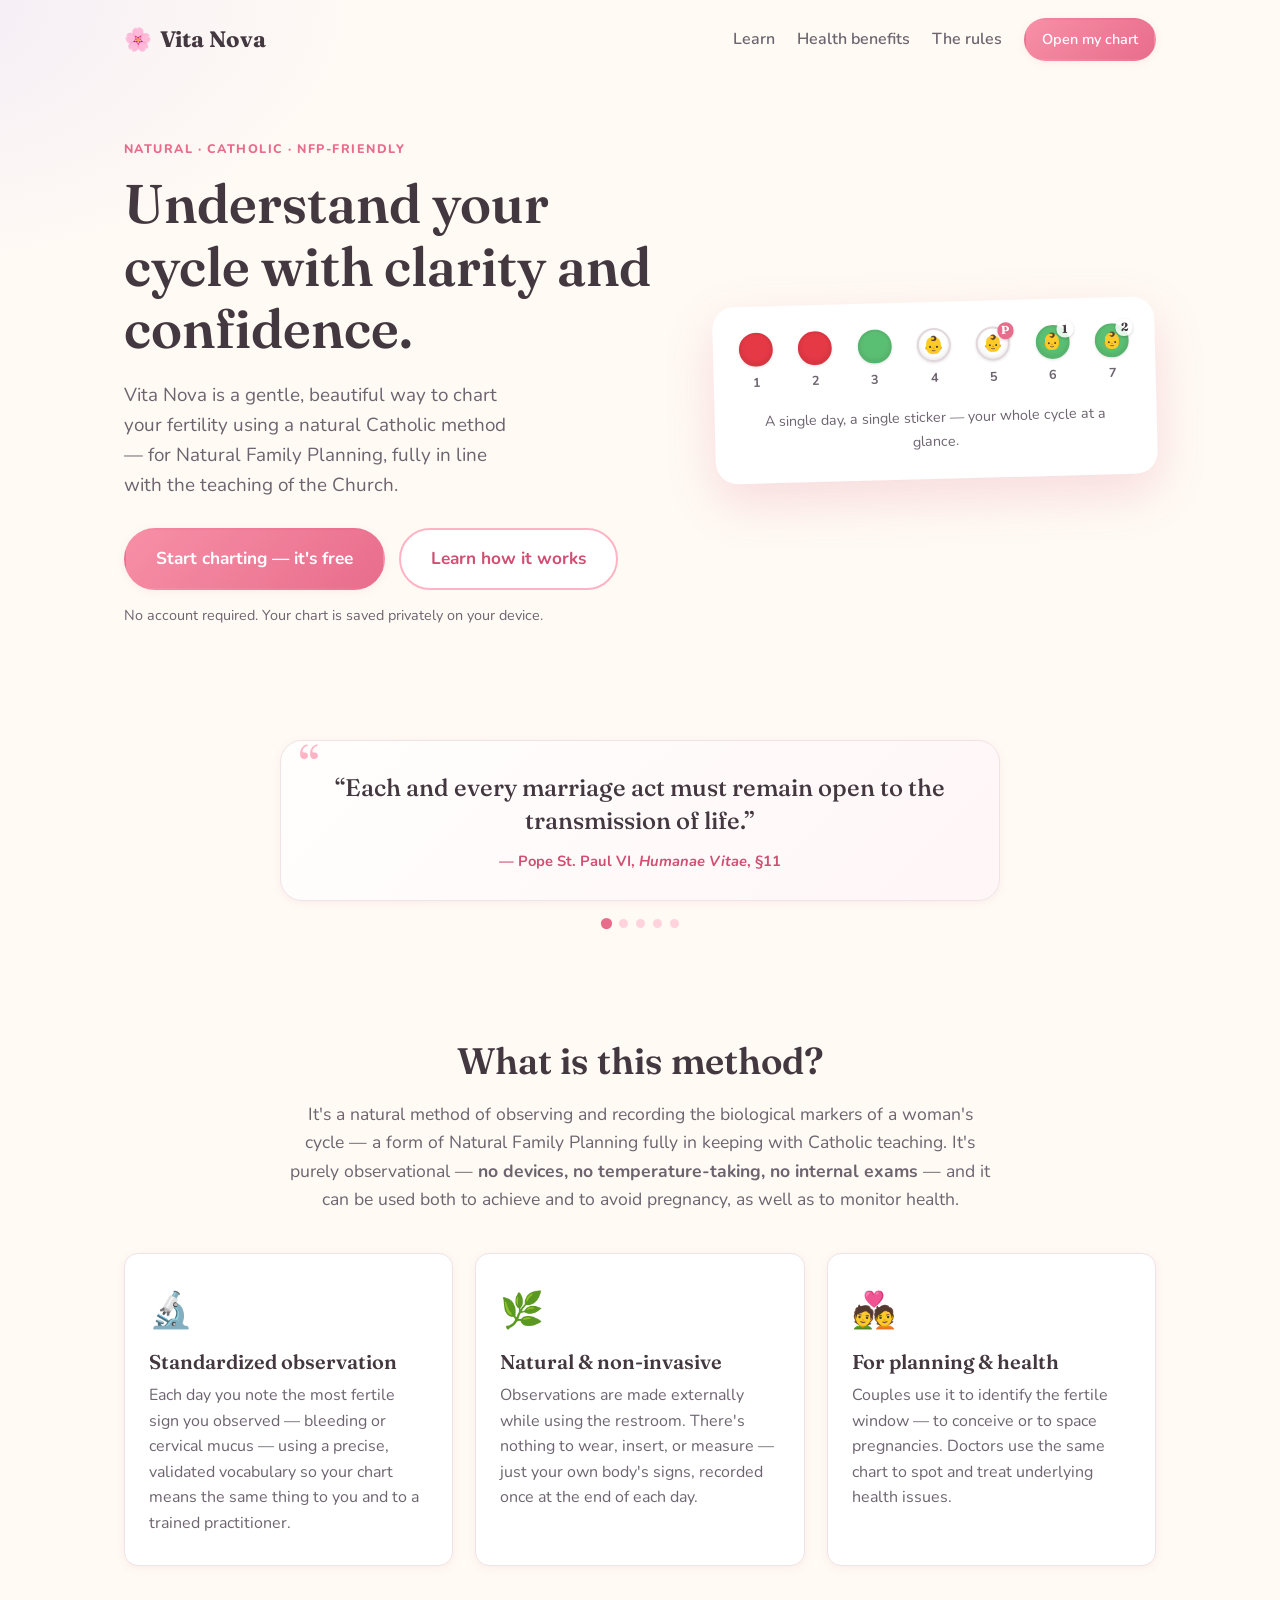
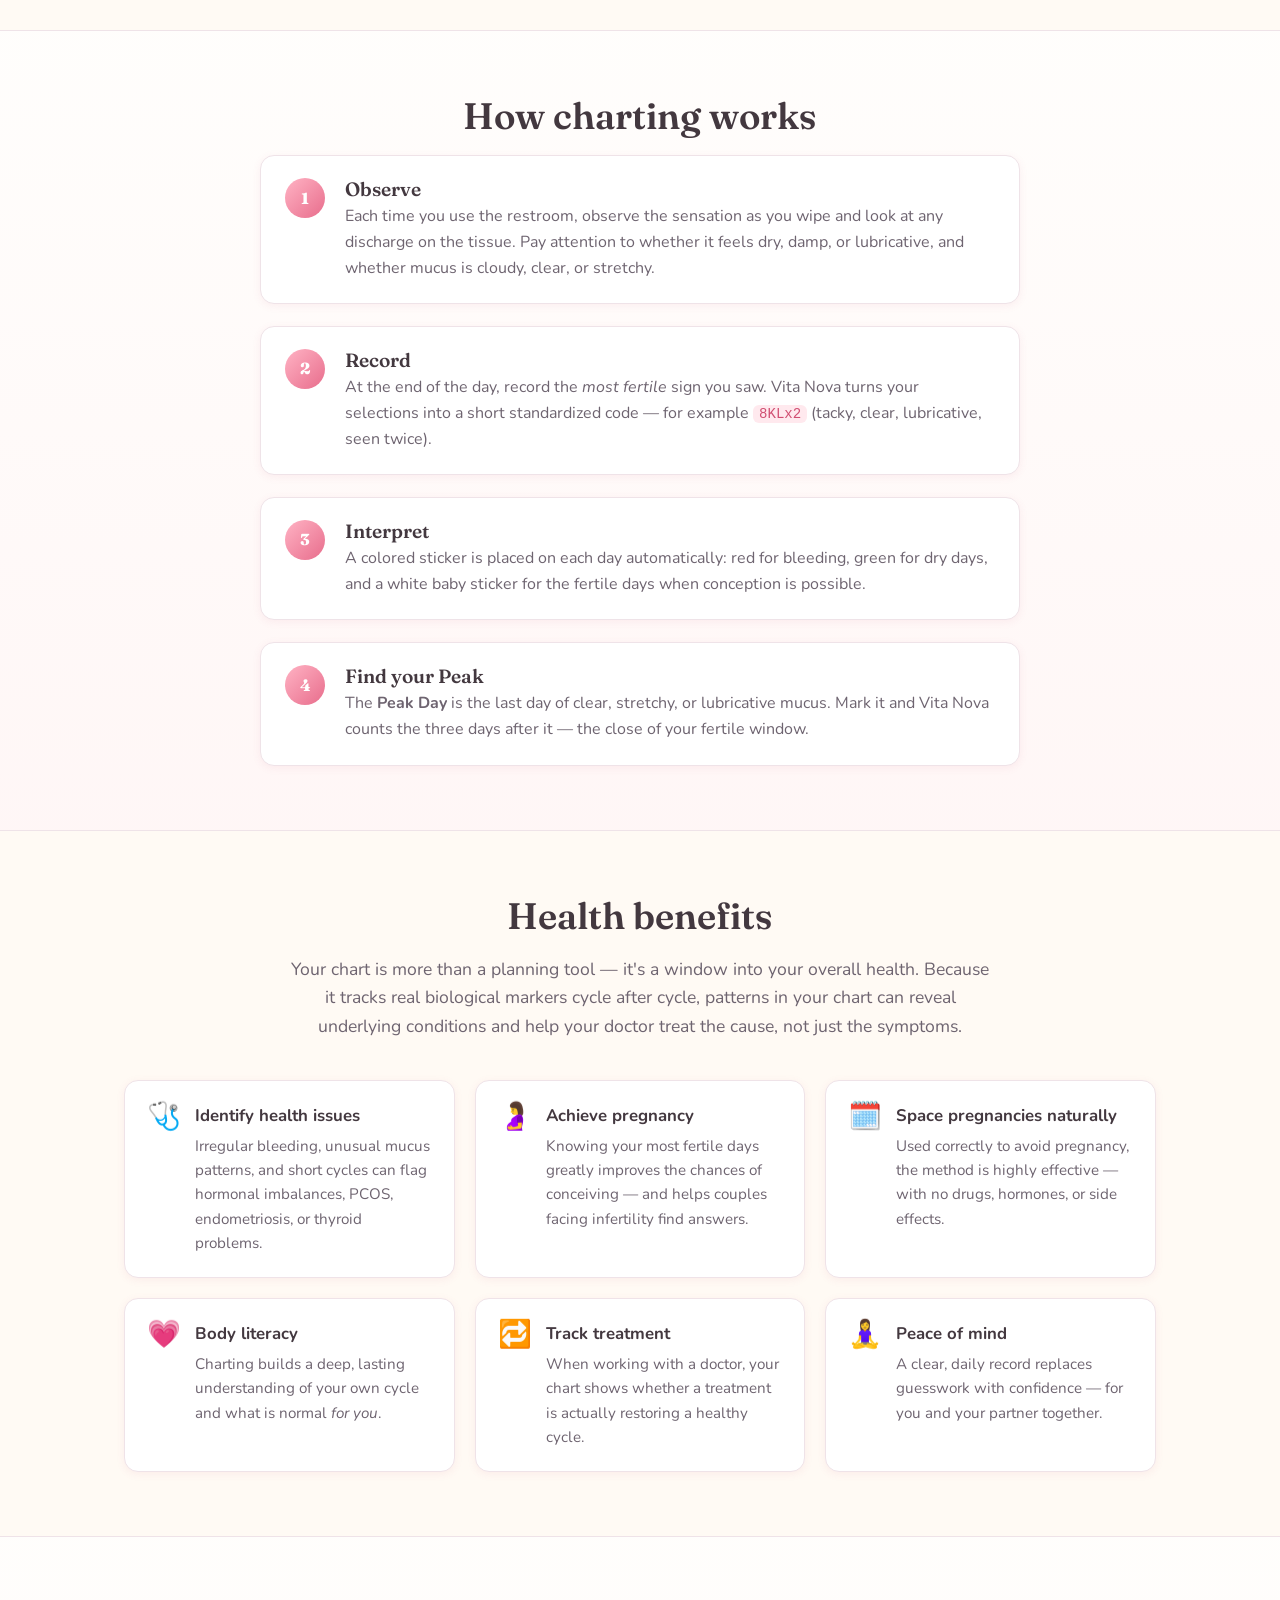
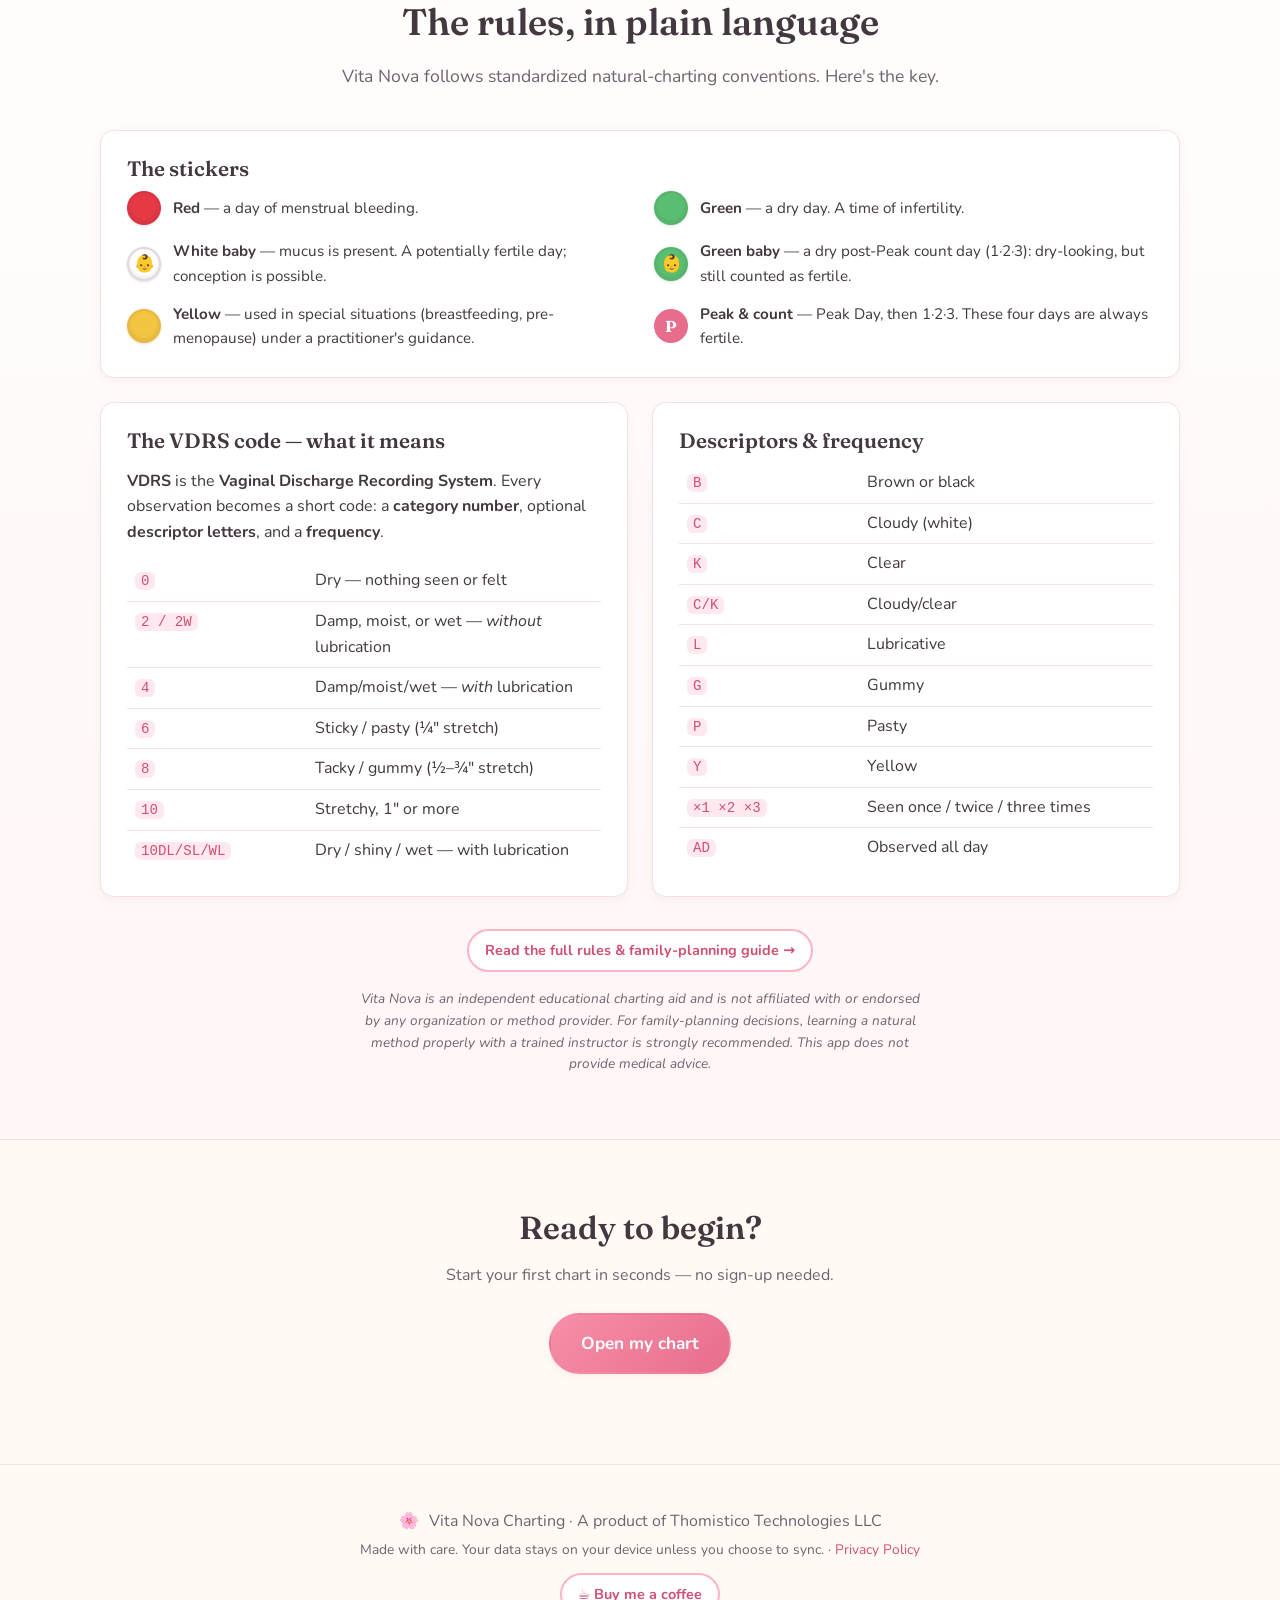
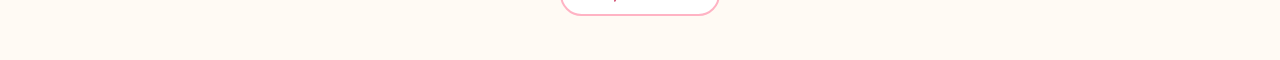
<file: index.html>
<!DOCTYPE html>
<html lang="en">

<head>
    <meta charset="UTF-8">
    <meta name="viewport" content="width=device-width, initial-scale=1.0, viewport-fit=cover">
    <meta name="theme-color" content="#fff5f7">
    <meta name="apple-mobile-web-app-capable" content="yes">
    <meta name="apple-mobile-web-app-status-bar-style" content="default">
    <meta name="apple-mobile-web-app-title" content="Vita Nova">
    <title>Vita Nova · Natural Catholic Fertility Charting</title>
    <meta name="description" content="A simple, beautiful way to chart your cycle with a natural Catholic method — for Natural Family Planning, fully in line with the teaching of the Church.">
    <link rel="preconnect" href="https://fonts.googleapis.com">
    <link rel="preconnect" href="https://fonts.gstatic.com" crossorigin>
    <link href="https://fonts.googleapis.com/css2?family=Fraunces:opsz,wght@9..144,500;9..144,600;9..144,700&family=Nunito:wght@400;600;700;800&display=swap" rel="stylesheet">
    <link rel="stylesheet" href="css/style.css">
</head>

<body>

    <header class="site-header">
        <a class="logo" href="index.html"><span class="logo-mark">🌸</span> Vita Nova</a>
        <button class="nav-toggle" id="nav-toggle" aria-label="Menu" aria-expanded="false" aria-controls="site-nav">
            <span></span><span></span><span></span>
        </button>
        <nav class="site-nav" id="site-nav">
            <a href="#learn">Learn</a>
            <a href="#benefits">Health benefits</a>
            <a href="rules.html">The rules</a>
            <a href="chart.html" class="btn btn-primary btn-sm">Open my chart</a>
        </nav>
    </header>

    <main>
        <!-- Hero -->
        <section class="hero">
            <div class="hero-inner">
                <p class="eyebrow">Natural · Catholic · NFP-friendly</p>
                <h1>Understand your cycle with clarity and confidence.</h1>
                <p class="lede">Vita Nova is a gentle, beautiful way to chart your fertility using a
                    natural Catholic method — for Natural Family Planning, fully in line with the
                    teaching of the Church.</p>
                <div class="hero-actions">
                    <a href="chart.html" class="btn btn-primary btn-lg">Start charting — it's free</a>
                    <a href="#learn" class="btn btn-outline btn-lg">Learn how it works</a>
                </div>
                <p class="hero-note">No account required. Your chart is saved privately on your device.</p>
            </div>
            <div class="hero-card" aria-hidden="true">
                <div class="mini-strip">
                    <div class="mini-day"><span class="sticker sticker-red"></span><b>1</b></div>
                    <div class="mini-day"><span class="sticker sticker-red"></span><b>2</b></div>
                    <div class="mini-day"><span class="sticker sticker-green"></span><b>3</b></div>
                    <div class="mini-day"><span class="sticker sticker-white-baby">👶</span><b>4</b></div>
                    <div class="mini-day"><span class="sticker sticker-white-baby"><span class="sticker-baby">👶</span><span class="sticker-count">P</span></span><b>5</b></div>
                    <div class="mini-day"><span class="sticker sticker-green-baby"><span class="sticker-baby">👶</span><span class="sticker-count">1</span></span><b>6</b></div>
                    <div class="mini-day"><span class="sticker sticker-green-baby"><span class="sticker-baby">👶</span><span class="sticker-count">2</span></span><b>7</b></div>
                </div>
                <p class="mini-caption">A single day, a single sticker — your whole cycle at a glance.</p>
            </div>
        </section>

        <!-- Rotating quotes -->
        <section class="quote-band" aria-label="Reflections from the Church">
            <figure class="quote">
                <blockquote id="quote-text">“Each and every marriage act must remain open to the transmission of life.”</blockquote>
                <figcaption id="quote-cite">— Pope St. Paul VI, <cite>Humanae Vitae</cite>, §11</figcaption>
            </figure>
            <div class="quote-dots" id="quote-dots" aria-hidden="true"></div>
        </section>

        <!-- What is it -->
        <section id="learn" class="section">
            <h2 class="section-title">What is this method?</h2>
            <p class="section-lede">It's a natural method of observing and recording the biological markers of
                a woman's cycle — a form of Natural Family Planning fully in keeping with Catholic teaching.
                It's purely observational —
                <strong>no devices, no temperature-taking, no internal exams</strong> — and it can be used both
                to achieve and to avoid pregnancy, as well as to monitor health.</p>

            <div class="cards">
                <article class="info-card">
                    <span class="info-icon">🔬</span>
                    <h3>Standardized observation</h3>
                    <p>Each day you note the most fertile sign you observed — bleeding or cervical mucus —
                        using a precise, validated vocabulary so your chart means the same thing to you and
                        to a trained practitioner.</p>
                </article>
                <article class="info-card">
                    <span class="info-icon">🌿</span>
                    <h3>Natural &amp; non-invasive</h3>
                    <p>Observations are made externally while using the restroom. There's nothing to wear,
                        insert, or measure — just your own body's signs, recorded once at the end of each day.</p>
                </article>
                <article class="info-card">
                    <span class="info-icon">💑</span>
                    <h3>For planning &amp; health</h3>
                    <p>Couples use it to identify the fertile window — to conceive or to space pregnancies.
                        Doctors use the same chart to spot and treat underlying health issues.</p>
                </article>
            </div>
        </section>

        <!-- How it works -->
        <section class="section section-alt">
            <h2 class="section-title">How charting works</h2>
            <ol class="steps">
                <li>
                    <span class="step-num">1</span>
                    <div>
                        <h3>Observe</h3>
                        <p>Each time you use the restroom, observe the sensation as you wipe and look at any
                            discharge on the tissue. Pay attention to whether it feels dry, damp, or
                            lubricative, and whether mucus is cloudy, clear, or stretchy.</p>
                    </div>
                </li>
                <li>
                    <span class="step-num">2</span>
                    <div>
                        <h3>Record</h3>
                        <p>At the end of the day, record the <em>most fertile</em> sign you saw. Vita Nova turns
                            your selections into a short standardized code — for example <code>8KLx2</code>
                            (tacky, clear, lubricative, seen twice).</p>
                    </div>
                </li>
                <li>
                    <span class="step-num">3</span>
                    <div>
                        <h3>Interpret</h3>
                        <p>A colored sticker is placed on each day automatically: red for bleeding, green for
                            dry days, and a white baby sticker for the fertile days when conception is possible.</p>
                    </div>
                </li>
                <li>
                    <span class="step-num">4</span>
                    <div>
                        <h3>Find your Peak</h3>
                        <p>The <strong>Peak Day</strong> is the last day of clear, stretchy, or lubricative
                            mucus. Mark it and Vita Nova counts the three days after it — the close of your
                            fertile window.</p>
                    </div>
                </li>
            </ol>
        </section>

        <!-- Health benefits -->
        <section id="benefits" class="section">
            <h2 class="section-title">Health benefits</h2>
            <p class="section-lede">Your chart is more than a planning tool — it's a window into your
                overall health. Because it tracks real biological markers cycle after cycle, patterns in your
                chart can reveal underlying conditions and help your doctor treat the cause, not just the
                symptoms.</p>
            <div class="benefit-grid">
                <div class="benefit"><span>🩺</span><div><strong>Identify health issues</strong><p>Irregular bleeding, unusual mucus patterns, and short cycles can flag hormonal imbalances, PCOS, endometriosis, or thyroid problems.</p></div></div>
                <div class="benefit"><span>🤰</span><div><strong>Achieve pregnancy</strong><p>Knowing your most fertile days greatly improves the chances of conceiving — and helps couples facing infertility find answers.</p></div></div>
                <div class="benefit"><span>🗓️</span><div><strong>Space pregnancies naturally</strong><p>Used correctly to avoid pregnancy, the method is highly effective — with no drugs, hormones, or side effects.</p></div></div>
                <div class="benefit"><span>💗</span><div><strong>Body literacy</strong><p>Charting builds a deep, lasting understanding of your own cycle and what is normal <em>for you</em>.</p></div></div>
                <div class="benefit"><span>🔁</span><div><strong>Track treatment</strong><p>When working with a doctor, your chart shows whether a treatment is actually restoring a healthy cycle.</p></div></div>
                <div class="benefit"><span>🧘‍♀️</span><div><strong>Peace of mind</strong><p>A clear, daily record replaces guesswork with confidence — for you and your partner together.</p></div></div>
            </div>
        </section>

        <!-- The rules -->
        <section id="rules" class="section section-alt">
            <h2 class="section-title">The rules, in plain language</h2>
            <p class="section-lede">Vita Nova follows standardized natural-charting conventions. Here's the key.</p>

            <div class="rule-block">
                <h3>The stickers</h3>
                <div class="legend-grid wide">
                    <div class="legend-item"><span class="sticker sticker-red"></span><span><strong>Red</strong> — a day of menstrual bleeding.</span></div>
                    <div class="legend-item"><span class="sticker sticker-green"></span><span><strong>Green</strong> — a dry day. A time of infertility.</span></div>
                    <div class="legend-item"><span class="sticker sticker-white-baby">👶</span><span><strong>White baby</strong> — mucus is present. A potentially fertile day; conception is possible.</span></div>
                    <div class="legend-item"><span class="sticker sticker-green-baby">👶</span><span><strong>Green baby</strong> — a dry post-Peak count day (1·2·3): dry-looking, but still counted as fertile.</span></div>
                    <div class="legend-item"><span class="sticker sticker-yellow"></span><span><strong>Yellow</strong> — used in special situations (breastfeeding, pre-menopause) under a practitioner's guidance.</span></div>
                    <div class="legend-item"><span class="badge-peak">P</span><span><strong>Peak &amp; count</strong> — Peak Day, then 1·2·3. These four days are always fertile.</span></div>
                </div>
            </div>

            <div class="rule-columns">
                <div class="rule-block">
                    <h3>The VDRS code — what it means</h3>
                    <p><strong>VDRS</strong> is the <strong>Vaginal Discharge Recording System</strong>. Every
                        observation becomes a short code: a <strong>category number</strong>, optional
                        <strong>descriptor letters</strong>, and a <strong>frequency</strong>.</p>
                    <table class="code-table">
                        <tr><td><code>0</code></td><td>Dry — nothing seen or felt</td></tr>
                        <tr><td><code>2 / 2W</code></td><td>Damp, moist, or wet — <em>without</em> lubrication</td></tr>
                        <tr><td><code>4</code></td><td>Damp/moist/wet — <em>with</em> lubrication</td></tr>
                        <tr><td><code>6</code></td><td>Sticky / pasty (¼″ stretch)</td></tr>
                        <tr><td><code>8</code></td><td>Tacky / gummy (½–¾″ stretch)</td></tr>
                        <tr><td><code>10</code></td><td>Stretchy, 1″ or more</td></tr>
                        <tr><td><code>10DL/SL/WL</code></td><td>Dry / shiny / wet — with lubrication</td></tr>
                    </table>
                </div>
                <div class="rule-block">
                    <h3>Descriptors &amp; frequency</h3>
                    <table class="code-table">
                        <tr><td><code>B</code></td><td>Brown or black</td></tr>
                        <tr><td><code>C</code></td><td>Cloudy (white)</td></tr>
                        <tr><td><code>K</code></td><td>Clear</td></tr>
                        <tr><td><code>C/K</code></td><td>Cloudy/clear</td></tr>
                        <tr><td><code>L</code></td><td>Lubricative</td></tr>
                        <tr><td><code>G</code></td><td>Gummy</td></tr>
                        <tr><td><code>P</code></td><td>Pasty</td></tr>
                        <tr><td><code>Y</code></td><td>Yellow</td></tr>
                        <tr><td><code>×1 ×2 ×3</code></td><td>Seen once / twice / three times</td></tr>
                        <tr><td><code>AD</code></td><td>Observed all day</td></tr>
                    </table>
                </div>
            </div>
            <p style="text-align:center;margin-top:8px"><a href="rules.html" class="btn btn-outline btn-sm">Read the full rules &amp; family-planning guide →</a></p>
            <p class="disclaimer">Vita Nova is an independent educational charting aid and is not affiliated with
                or endorsed by any organization or method provider. For family-planning decisions, learning a
                natural method properly with a trained instructor is strongly recommended. This app does not
                provide medical advice.</p>
        </section>

        <!-- CTA -->
        <section class="cta">
            <h2>Ready to begin?</h2>
            <p>Start your first chart in seconds — no sign-up needed.</p>
            <a href="chart.html" class="btn btn-primary btn-lg">Open my chart</a>
        </section>
    </main>

    <footer class="site-footer">
        <p><span class="logo-mark">🌸</span> Vita Nova Charting &middot; A product of Thomistico Technologies LLC</p>
        <p class="muted small">Made with care. Your data stays on your device unless you choose to sync. &middot; <a href="privacy.html">Privacy Policy</a></p>
        <p style="margin-top:12px"><a href="https://buymeacoffee.com/aquinas22" target="_blank" rel="noopener" class="btn btn-outline btn-sm">☕ Buy me a coffee</a></p>
    </footer>

    <script src="js/nav.js"></script>
    <script>
        // Gentle rotating reflections from the Church on married love and life.
        (function () {
            var quotes = [
                { t: '“Each and every marriage act must remain open to the transmission of life.”',
                  c: '— Pope St. Paul VI, <cite>Humanae Vitae</cite>, §11' },
                { t: '“The body, and it alone, is capable of making visible what is invisible: the spiritual and the divine.”',
                  c: '— Pope St. John Paul II, <cite>Theology of the Body</cite>' },
                { t: '“Responsible parenthood is exercised by those who, for serious reasons and with due respect for moral precepts, decide not to have another child for either a certain or an indefinite period of time.”',
                  c: '— Pope St. Paul VI, <cite>Humanae Vitae</cite>, §10' },
                { t: '“The family has the mission to guard, reveal and communicate love.”',
                  c: '— Pope St. John Paul II, <cite>Familiaris Consortio</cite>, §17' },
                { t: '“Self-discipline brings to family life fruits of serenity and peace, and helps in solving other problems.”',
                  c: '— Pope St. Paul VI, <cite>Humanae Vitae</cite>, §21' }
            ];
            var textEl = document.getElementById('quote-text');
            var citeEl = document.getElementById('quote-cite');
            var dotsEl = document.getElementById('quote-dots');
            var fig = textEl && textEl.closest('.quote');
            if (!textEl || !citeEl) return;
            var i = 0;

            dotsEl.innerHTML = quotes.map(function (_, n) {
                return '<span class="quote-dot' + (n === 0 ? ' active' : '') + '" data-i="' + n + '"></span>';
            }).join('');

            function show(n) {
                i = (n + quotes.length) % quotes.length;
                if (fig) fig.classList.add('is-fading');
                setTimeout(function () {
                    textEl.innerHTML = quotes[i].t;
                    citeEl.innerHTML = quotes[i].c;
                    if (fig) fig.classList.remove('is-fading');
                    dotsEl.querySelectorAll('.quote-dot').forEach(function (d, n2) {
                        d.classList.toggle('active', n2 === i);
                    });
                }, 280);
            }

            dotsEl.addEventListener('click', function (e) {
                var dot = e.target.closest('.quote-dot');
                if (dot) { show(parseInt(dot.dataset.i, 10)); restart(); }
            });

            var timer = setInterval(function () { show(i + 1); }, 8000);
            function restart() { clearInterval(timer); timer = setInterval(function () { show(i + 1); }, 8000); }
        })();
    </script>

</body>

</html>
</file>
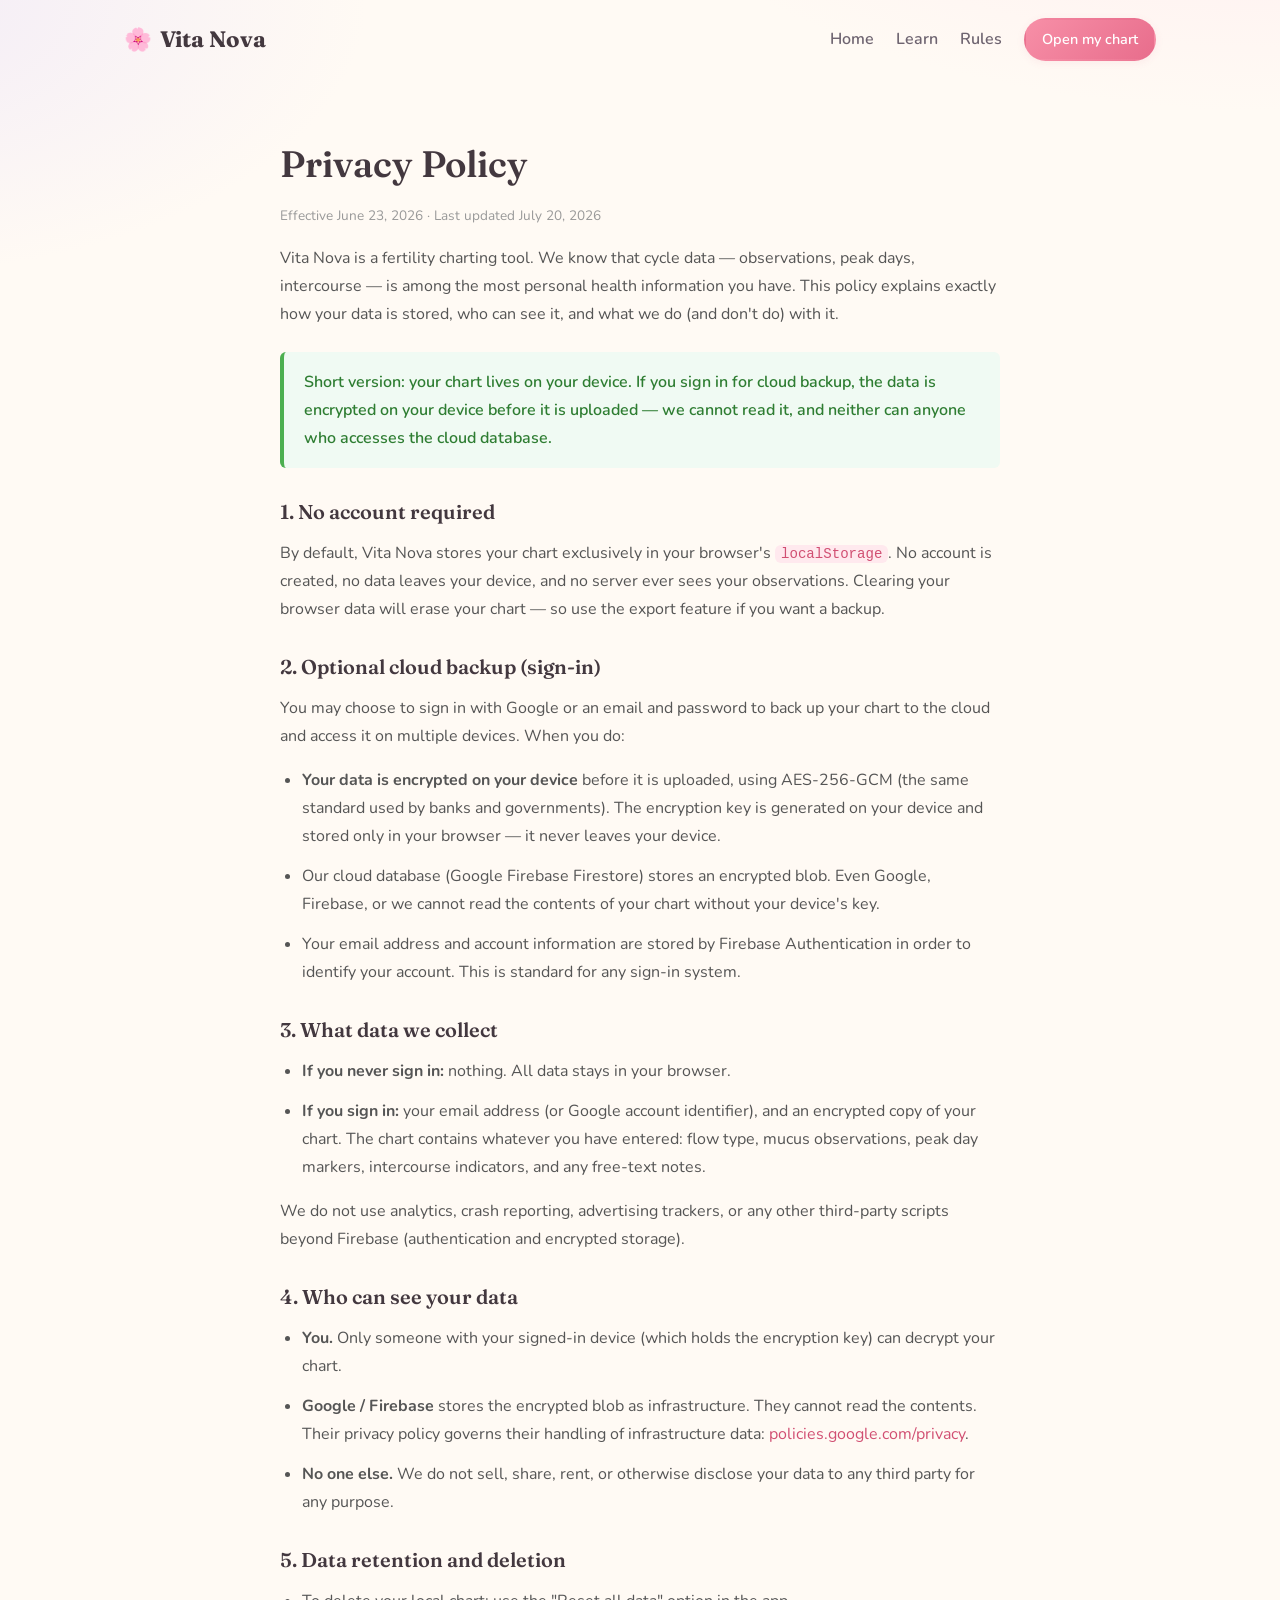
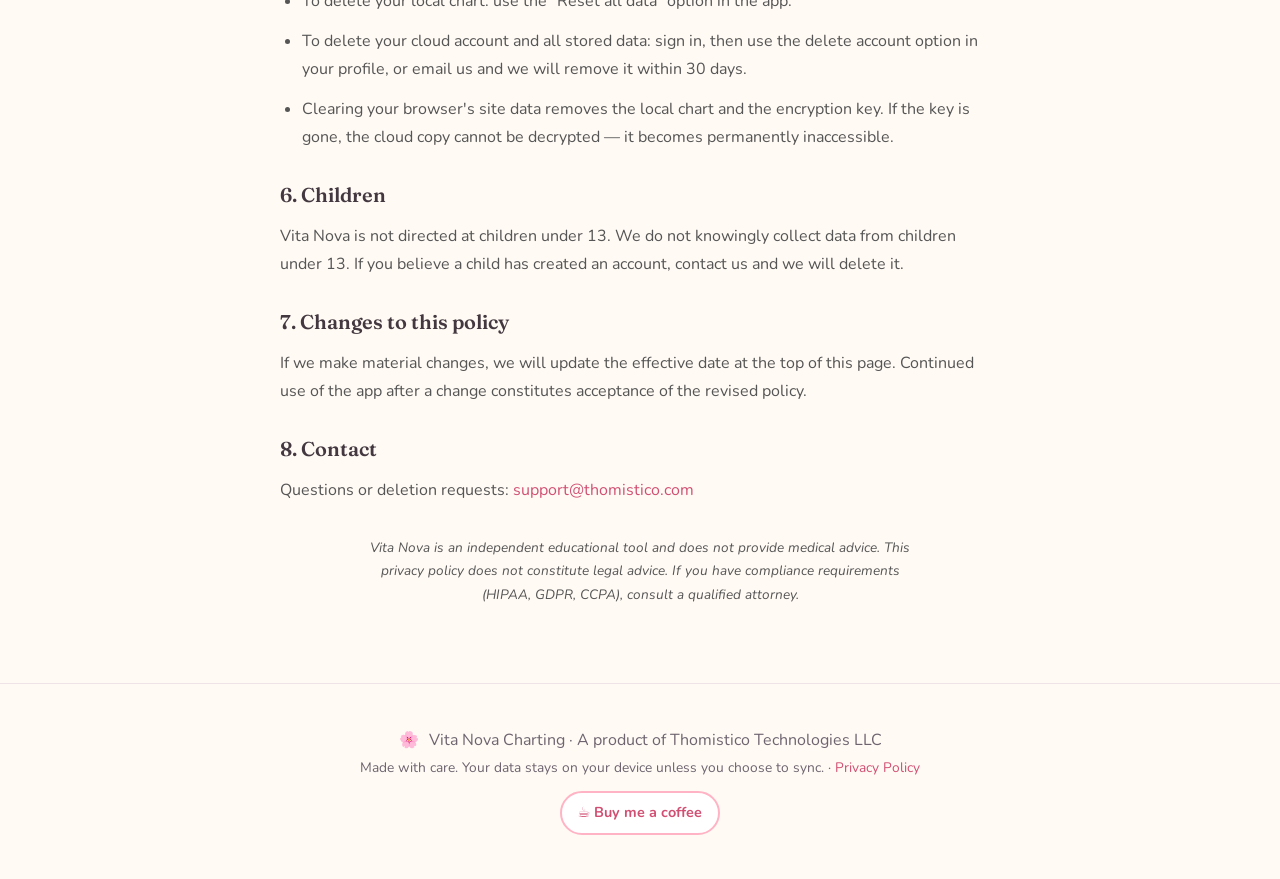
<file: privacy.html>
<!DOCTYPE html>
<html lang="en">

<head>
    <meta charset="UTF-8">
    <meta name="viewport" content="width=device-width, initial-scale=1.0, viewport-fit=cover">
    <meta name="theme-color" content="#fff5f7">
    <meta name="apple-mobile-web-app-capable" content="yes">
    <meta name="apple-mobile-web-app-status-bar-style" content="default">
    <meta name="apple-mobile-web-app-title" content="Vita Nova">
    <title>Privacy Policy · Vita Nova</title>
    <meta name="description" content="How Vita Nova stores and protects your fertility chart data.">
    <link rel="preconnect" href="https://fonts.googleapis.com">
    <link rel="preconnect" href="https://fonts.gstatic.com" crossorigin>
    <link href="https://fonts.googleapis.com/css2?family=Fraunces:opsz,wght@9..144,500;9..144,600;9..144,700&family=Nunito:wght@400;600;700;800&display=swap" rel="stylesheet">
    <link rel="stylesheet" href="css/style.css">
    <style>
        .privacy-wrap { max-width: 720px; margin: 0 auto; }
        .privacy-wrap h2 { font-family: 'Fraunces', Georgia, serif; font-size: 1.25rem; margin: 2rem 0 .5rem; color: var(--color-text); }
        .privacy-wrap p, .privacy-wrap li { line-height: 1.75; color: var(--color-muted, #555); margin-bottom: .75rem; }
        .privacy-wrap ul { padding-left: 1.4rem; }
        .privacy-wrap ul li { list-style: disc; }
        .privacy-wrap .highlight-box { background: #f0faf3; border-left: 4px solid #4caf50; border-radius: 6px; padding: 1rem 1.25rem; margin: 1.5rem 0; }
        .privacy-wrap .highlight-box p { margin: 0; color: #2e7d32; font-weight: 600; }
        .privacy-wrap .updated { font-size: .85rem; color: #999; margin-top: .25rem; }
    </style>
</head>

<body>

    <header class="site-header">
        <a class="logo" href="index.html"><span class="logo-mark">🌸</span> Vita Nova</a>
        <button class="nav-toggle" id="nav-toggle" aria-label="Menu" aria-expanded="false" aria-controls="site-nav">
            <span></span><span></span><span></span>
        </button>
        <nav class="site-nav" id="site-nav">
            <a href="index.html">Home</a>
            <a href="index.html#learn">Learn</a>
            <a href="rules.html">Rules</a>
            <a href="chart.html" class="btn btn-primary btn-sm">Open my chart</a>
        </nav>
    </header>

    <main>
        <section class="section">
            <div class="privacy-wrap">
                <h1 class="section-title" style="text-align:left">Privacy Policy</h1>
                <p class="updated">Effective June 23, 2026 · Last updated July 20, 2026</p>

                <p>Vita Nova is a fertility charting tool. We know that cycle data — observations, peak days,
                intercourse — is among the most personal health information you have. This policy explains
                exactly how your data is stored, who can see it, and what we do (and don't do) with it.</p>

                <div class="highlight-box">
                    <p>Short version: your chart lives on your device. If you sign in for cloud backup, the
                    data is encrypted on your device before it is uploaded — we cannot read it, and neither
                    can anyone who accesses the cloud database.</p>
                </div>

                <h2>1. No account required</h2>
                <p>By default, Vita Nova stores your chart exclusively in your browser's
                <code>localStorage</code>. No account is created, no data leaves your device, and no server
                ever sees your observations. Clearing your browser data will erase your chart — so use the
                export feature if you want a backup.</p>

                <h2>2. Optional cloud backup (sign-in)</h2>
                <p>You may choose to sign in with Google or an email and password to back up your chart to
                the cloud and access it on multiple devices. When you do:</p>
                <ul>
                    <li><strong>Your data is encrypted on your device</strong> before it is uploaded, using
                    AES-256-GCM (the same standard used by banks and governments). The encryption key is
                    generated on your device and stored only in your browser — it never leaves your
                    device.</li>
                    <li>Our cloud database (Google Firebase Firestore) stores an encrypted blob. Even Google,
                    Firebase, or we cannot read the contents of your chart without your device's key.</li>
                    <li>Your email address and account information are stored by Firebase Authentication in
                    order to identify your account. This is standard for any sign-in system.</li>
                </ul>

                <h2>3. What data we collect</h2>
                <ul>
                    <li><strong>If you never sign in:</strong> nothing. All data stays in your browser.</li>
                    <li><strong>If you sign in:</strong> your email address (or Google account identifier),
                    and an encrypted copy of your chart. The chart contains whatever you have entered:
                    flow type, mucus observations, peak day markers, intercourse indicators, and any
                    free-text notes.</li>
                </ul>
                <p>We do not use analytics, crash reporting, advertising trackers, or any other third-party
                scripts beyond Firebase (authentication and encrypted storage).</p>

                <h2>4. Who can see your data</h2>
                <ul>
                    <li><strong>You.</strong> Only someone with your signed-in device (which holds the
                    encryption key) can decrypt your chart.</li>
                    <li><strong>Google / Firebase</strong> stores the encrypted blob as infrastructure. They
                    cannot read the contents. Their privacy policy governs their handling of infrastructure
                    data: <a href="https://policies.google.com/privacy" target="_blank" rel="noopener">policies.google.com/privacy</a>.</li>
                    <li><strong>No one else.</strong> We do not sell, share, rent, or otherwise disclose
                    your data to any third party for any purpose.</li>
                </ul>

                <h2>5. Data retention and deletion</h2>
                <ul>
                    <li>To delete your local chart: use the "Reset all data" option in the app.</li>
                    <li>To delete your cloud account and all stored data: sign in, then use the delete
                    account option in your profile, or email us and we will remove it within 30 days.</li>
                    <li>Clearing your browser's site data removes the local chart and the encryption key.
                    If the key is gone, the cloud copy cannot be decrypted — it becomes permanently
                    inaccessible.</li>
                </ul>

                <h2>6. Children</h2>
                <p>Vita Nova is not directed at children under 13. We do not knowingly collect data from
                children under 13. If you believe a child has created an account, contact us and we will
                delete it.</p>

                <h2>7. Changes to this policy</h2>
                <p>If we make material changes, we will update the effective date at the top of this page.
                Continued use of the app after a change constitutes acceptance of the revised policy.</p>

                <h2>8. Contact</h2>
                <p>Questions or deletion requests: <a href="mailto:support@thomistico.com">support@thomistico.com</a></p>

                <p class="disclaimer" style="margin-top:2rem">Vita Nova is an independent educational tool and does not provide medical advice.
                This privacy policy does not constitute legal advice. If you have compliance requirements
                (HIPAA, GDPR, CCPA), consult a qualified attorney.</p>
            </div>
        </section>
    </main>

    <footer class="site-footer">
        <p><span class="logo-mark">🌸</span> Vita Nova Charting &middot; A product of Thomistico Technologies LLC</p>
        <p class="muted small">Made with care. Your data stays on your device unless you choose to sync. &middot; <a href="privacy.html">Privacy Policy</a></p>
        <p style="margin-top:12px"><a href="https://buymeacoffee.com/aquinas22" target="_blank" rel="noopener" class="btn btn-outline btn-sm">☕ Buy me a coffee</a></p>
    </footer>

    <script src="js/nav.js"></script>
</body>

</html>
</file>
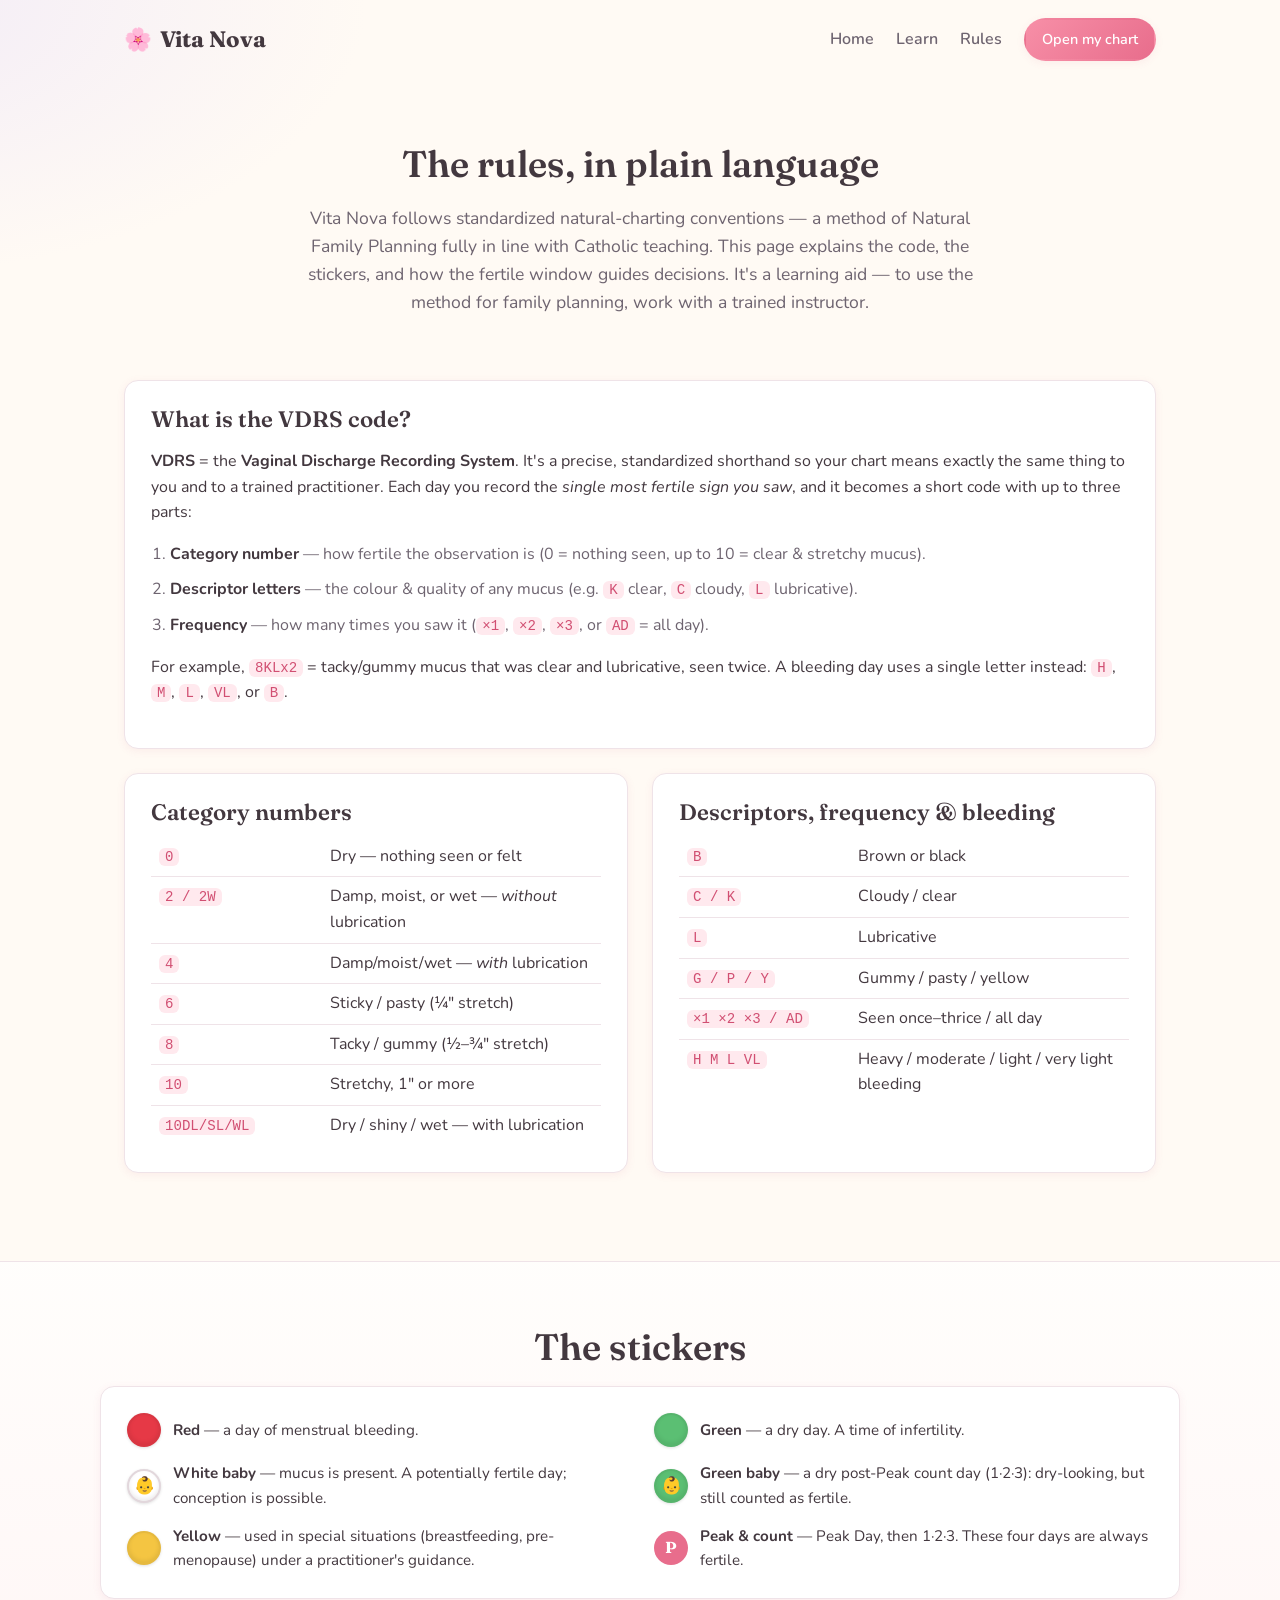
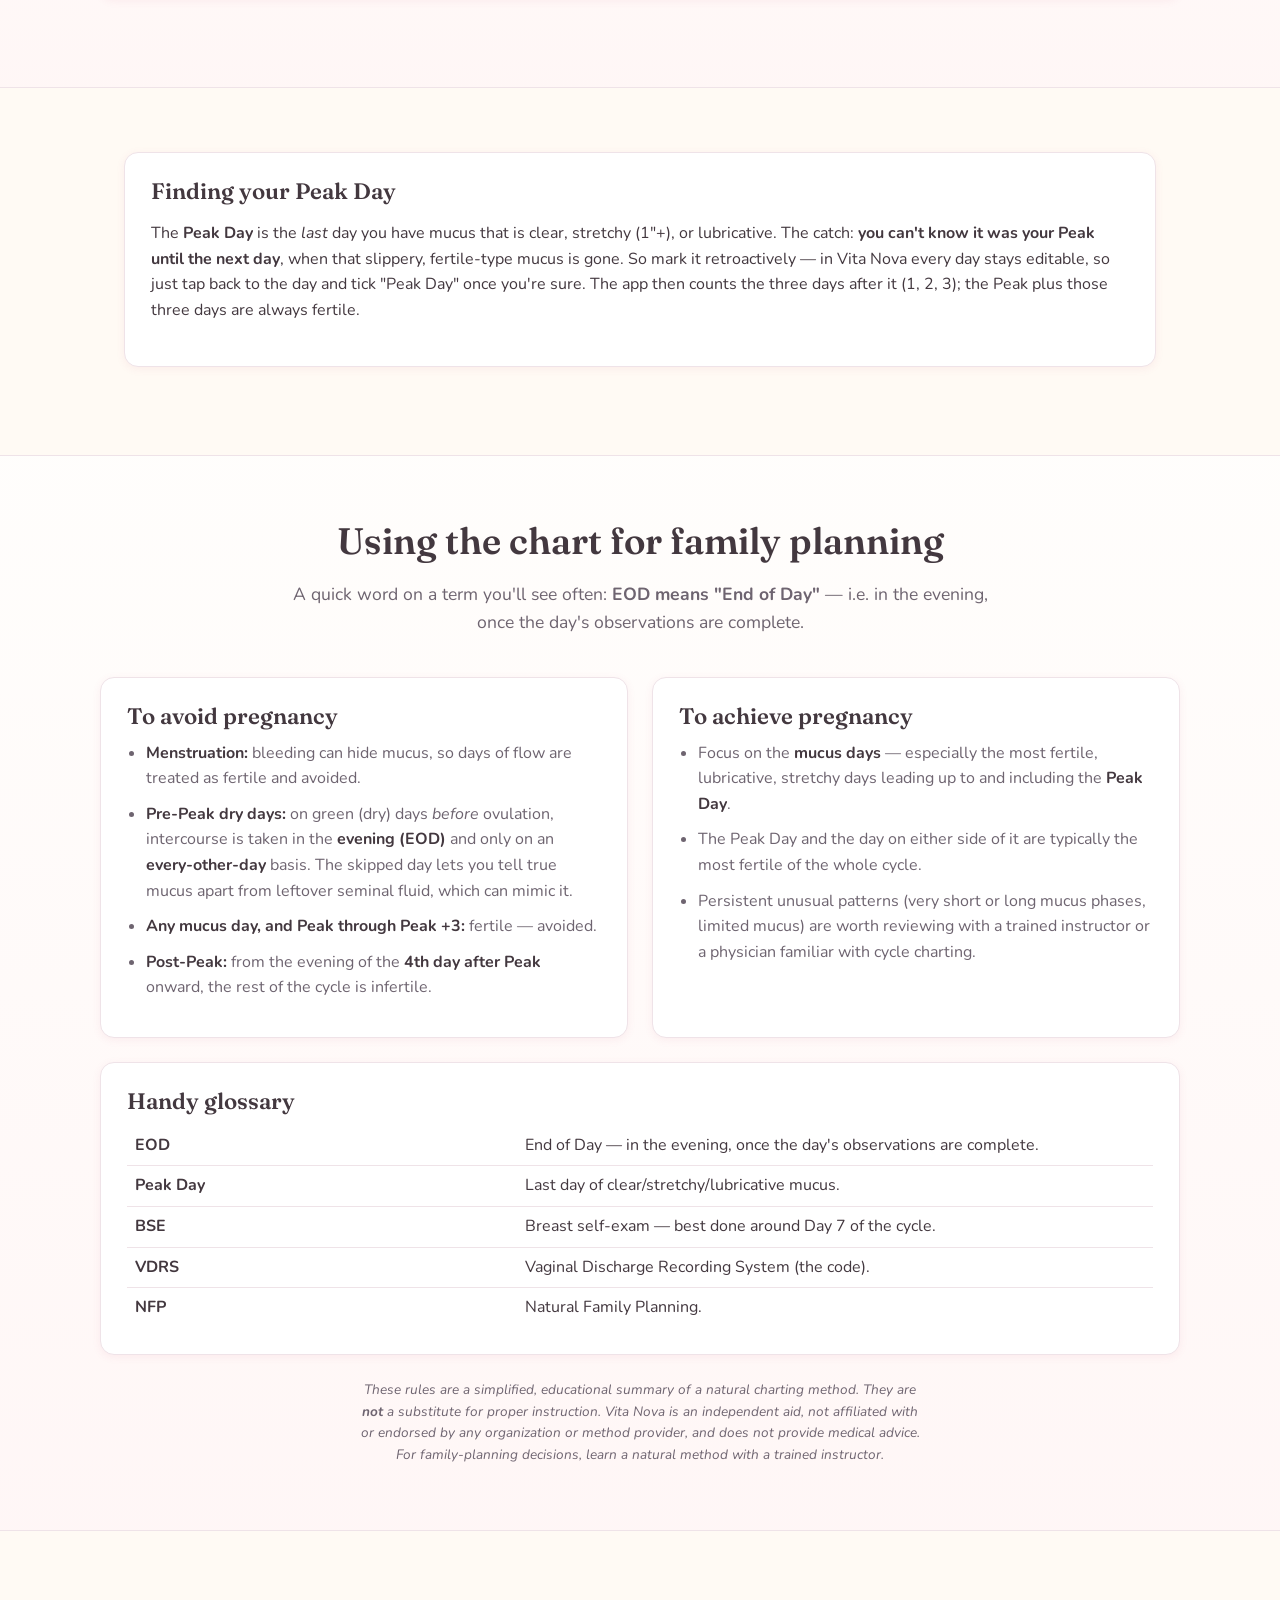
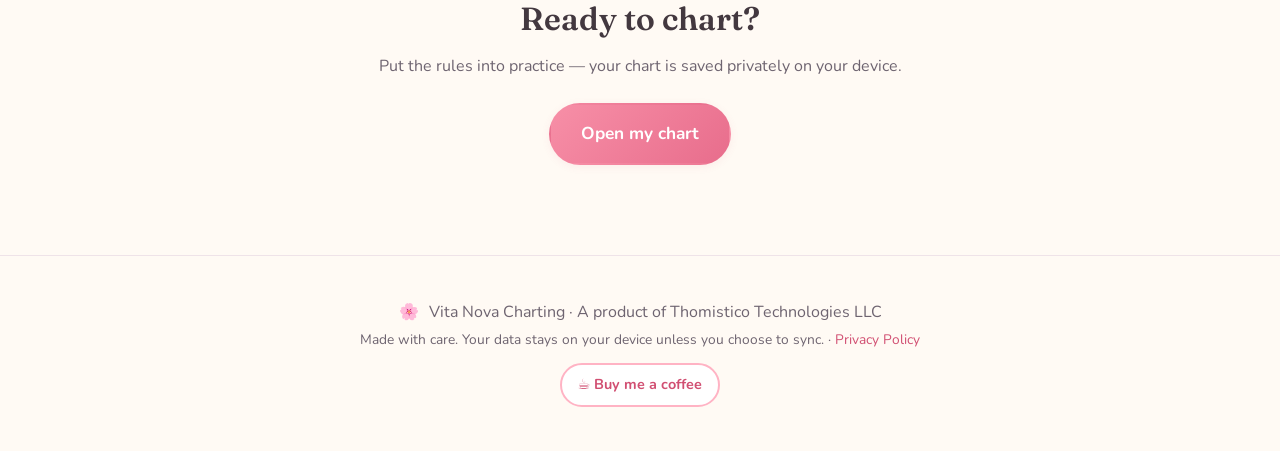
<file: rules.html>
<!DOCTYPE html>
<html lang="en">

<head>
    <meta charset="UTF-8">
    <meta name="viewport" content="width=device-width, initial-scale=1.0, viewport-fit=cover">
    <meta name="theme-color" content="#fff5f7">
    <meta name="apple-mobile-web-app-capable" content="yes">
    <meta name="apple-mobile-web-app-status-bar-style" content="default">
    <meta name="apple-mobile-web-app-title" content="Vita Nova">
    <title>The Rules · Vita Nova</title>
    <meta name="description" content="The natural charting rules in plain language — the VDRS code, the stickers, and how the fertile window guides family planning.">
    <link rel="preconnect" href="https://fonts.googleapis.com">
    <link rel="preconnect" href="https://fonts.gstatic.com" crossorigin>
    <link href="https://fonts.googleapis.com/css2?family=Fraunces:opsz,wght@9..144,500;9..144,600;9..144,700&family=Nunito:wght@400;600;700;800&display=swap" rel="stylesheet">
    <link rel="stylesheet" href="css/style.css">
</head>

<body>

    <header class="site-header">
        <a class="logo" href="index.html"><span class="logo-mark">🌸</span> Vita Nova</a>
        <button class="nav-toggle" id="nav-toggle" aria-label="Menu" aria-expanded="false" aria-controls="site-nav">
            <span></span><span></span><span></span>
        </button>
        <nav class="site-nav" id="site-nav">
            <a href="index.html">Home</a>
            <a href="index.html#learn">Learn</a>
            <a href="rules.html">Rules</a>
            <a href="chart.html" class="btn btn-primary btn-sm">Open my chart</a>
        </nav>
    </header>

    <main>
        <section class="section" style="padding-bottom:24px">
            <h1 class="section-title">The rules, in plain language</h1>
            <p class="section-lede">Vita Nova follows standardized natural-charting conventions — a method of
                Natural Family Planning fully in line with Catholic teaching. This page explains the code, the
                stickers, and how the fertile window guides decisions. It's a learning aid — to use the method
                for family planning, work with a trained instructor.</p>
        </section>

        <!-- VDRS code -->
        <section class="section" style="padding-top:0">
            <div class="rule-block">
                <h2>What is the VDRS code?</h2>
                <p><strong>VDRS</strong> = the <strong>Vaginal Discharge Recording System</strong>. It's a
                    precise, standardized shorthand so your chart means exactly the same thing to you and to a
                    trained practitioner. Each day you record the <em>single most fertile sign you saw</em>,
                    and it becomes a short code with up to three parts:</p>
                <ol class="rule-list">
                    <li><strong>Category number</strong> — how fertile the observation is (0 = nothing seen, up
                        to 10 = clear &amp; stretchy mucus).</li>
                    <li><strong>Descriptor letters</strong> — the colour &amp; quality of any mucus (e.g.
                        <code>K</code> clear, <code>C</code> cloudy, <code>L</code> lubricative).</li>
                    <li><strong>Frequency</strong> — how many times you saw it (<code>×1</code>, <code>×2</code>,
                        <code>×3</code>, or <code>AD</code> = all day).</li>
                </ol>
                <p>For example, <code>8KLx2</code> = tacky/gummy mucus that was clear and lubricative, seen
                    twice. A bleeding day uses a single letter instead: <code>H</code>, <code>M</code>,
                    <code>L</code>, <code>VL</code>, or <code>B</code>.</p>
            </div>

            <div class="rule-columns">
                <div class="rule-block">
                    <h2>Category numbers</h2>
                    <table class="code-table">
                        <tr><td><code>0</code></td><td>Dry — nothing seen or felt</td></tr>
                        <tr><td><code>2 / 2W</code></td><td>Damp, moist, or wet — <em>without</em> lubrication</td></tr>
                        <tr><td><code>4</code></td><td>Damp/moist/wet — <em>with</em> lubrication</td></tr>
                        <tr><td><code>6</code></td><td>Sticky / pasty (¼″ stretch)</td></tr>
                        <tr><td><code>8</code></td><td>Tacky / gummy (½–¾″ stretch)</td></tr>
                        <tr><td><code>10</code></td><td>Stretchy, 1″ or more</td></tr>
                        <tr><td><code>10DL/SL/WL</code></td><td>Dry / shiny / wet — with lubrication</td></tr>
                    </table>
                </div>
                <div class="rule-block">
                    <h2>Descriptors, frequency &amp; bleeding</h2>
                    <table class="code-table">
                        <tr><td><code>B</code></td><td>Brown or black</td></tr>
                        <tr><td><code>C / K</code></td><td>Cloudy / clear</td></tr>
                        <tr><td><code>L</code></td><td>Lubricative</td></tr>
                        <tr><td><code>G / P / Y</code></td><td>Gummy / pasty / yellow</td></tr>
                        <tr><td><code>×1 ×2 ×3 / AD</code></td><td>Seen once–thrice / all day</td></tr>
                        <tr><td><code>H M L VL</code></td><td>Heavy / moderate / light / very light bleeding</td></tr>
                    </table>
                </div>
            </div>
        </section>

        <!-- Stickers -->
        <section class="section section-alt">
            <h2 class="section-title">The stickers</h2>
            <div class="rule-block">
                <div class="legend-grid wide">
                    <div class="legend-item"><span class="sticker sticker-red"></span><span><strong>Red</strong> — a day of menstrual bleeding.</span></div>
                    <div class="legend-item"><span class="sticker sticker-green"></span><span><strong>Green</strong> — a dry day. A time of infertility.</span></div>
                    <div class="legend-item"><span class="sticker sticker-white-baby">👶</span><span><strong>White baby</strong> — mucus is present. A potentially fertile day; conception is possible.</span></div>
                    <div class="legend-item"><span class="sticker sticker-green-baby">👶</span><span><strong>Green baby</strong> — a dry post-Peak count day (1·2·3): dry-looking, but still counted as fertile.</span></div>
                    <div class="legend-item"><span class="sticker sticker-yellow"></span><span><strong>Yellow</strong> — used in special situations (breastfeeding, pre-menopause) under a practitioner's guidance.</span></div>
                    <div class="legend-item"><span class="badge-peak">P</span><span><strong>Peak &amp; count</strong> — Peak Day, then 1·2·3. These four days are always fertile.</span></div>
                </div>
            </div>
        </section>

        <!-- Peak day -->
        <section class="section">
            <div class="rule-block">
                <h2>Finding your Peak Day</h2>
                <p>The <strong>Peak Day</strong> is the <em>last</em> day you have mucus that is clear,
                    stretchy (1″+), or lubricative. The catch: <strong>you can't know it was your Peak until
                    the next day</strong>, when that slippery, fertile-type mucus is gone. So mark it
                    retroactively — in Vita Nova every day stays editable, so just tap back to the day and tick
                    "Peak Day" once you're sure. The app then counts the three days after it (1, 2, 3); the Peak
                    plus those three days are always fertile.</p>
            </div>
        </section>

        <!-- Family planning rules -->
        <section class="section section-alt">
            <h2 class="section-title">Using the chart for family planning</h2>
            <p class="section-lede">A quick word on a term you'll see often: <strong>EOD means "End of
                Day"</strong> — i.e. in the evening, once the day's observations are complete.</p>

            <div class="rule-columns">
                <div class="rule-block">
                    <h2>To avoid pregnancy</h2>
                    <ul class="rule-list">
                        <li><strong>Menstruation:</strong> bleeding can hide mucus, so days of flow are treated
                            as fertile and avoided.</li>
                        <li><strong>Pre-Peak dry days:</strong> on green (dry) days <em>before</em> ovulation,
                            intercourse is taken in the <strong>evening (EOD)</strong> and only on an
                            <strong>every-other-day</strong> basis. The skipped day lets you tell true mucus apart
                            from leftover seminal fluid, which can mimic it.</li>
                        <li><strong>Any mucus day, and Peak through Peak +3:</strong> fertile — avoided.</li>
                        <li><strong>Post-Peak:</strong> from the evening of the <strong>4th day after Peak</strong>
                            onward, the rest of the cycle is infertile.</li>
                    </ul>
                </div>
                <div class="rule-block">
                    <h2>To achieve pregnancy</h2>
                    <ul class="rule-list">
                        <li>Focus on the <strong>mucus days</strong> — especially the most fertile, lubricative,
                            stretchy days leading up to and including the <strong>Peak Day</strong>.</li>
                        <li>The Peak Day and the day on either side of it are typically the most fertile of the
                            whole cycle.</li>
                        <li>Persistent unusual patterns (very short or long mucus phases, limited mucus) are
                            worth reviewing with a trained instructor or a physician familiar with cycle charting.</li>
                    </ul>
                </div>
            </div>

            <div class="rule-block">
                <h2>Handy glossary</h2>
                <table class="code-table">
                    <tr><td><strong>EOD</strong></td><td>End of Day — in the evening, once the day's observations are complete.</td></tr>
                    <tr><td><strong>Peak Day</strong></td><td>Last day of clear/stretchy/lubricative mucus.</td></tr>
                    <tr><td><strong>BSE</strong></td><td>Breast self-exam — best done around Day 7 of the cycle.</td></tr>
                    <tr><td><strong>VDRS</strong></td><td>Vaginal Discharge Recording System (the code).</td></tr>
                    <tr><td><strong>NFP</strong></td><td>Natural Family Planning.</td></tr>
                </table>
            </div>

            <p class="disclaimer">These rules are a simplified, educational summary of a natural charting method.
                They are <strong>not</strong> a substitute for proper instruction. Vita Nova is an independent
                aid, not affiliated with or endorsed by any organization or method provider, and does not
                provide medical advice. For family-planning decisions, learn a natural method with a trained
                instructor.</p>
        </section>

        <section class="cta">
            <h2>Ready to chart?</h2>
            <p>Put the rules into practice — your chart is saved privately on your device.</p>
            <a href="chart.html" class="btn btn-primary btn-lg">Open my chart</a>
        </section>
    </main>

    <footer class="site-footer">
        <p><span class="logo-mark">🌸</span> Vita Nova Charting &middot; A product of Thomistico Technologies LLC</p>
        <p class="muted small">Made with care. Your data stays on your device unless you choose to sync. &middot; <a href="privacy.html">Privacy Policy</a></p>
        <p style="margin-top:12px"><a href="https://buymeacoffee.com/aquinas22" target="_blank" rel="noopener" class="btn btn-outline btn-sm">☕ Buy me a coffee</a></p>
    </footer>

    <script src="js/nav.js"></script>
</body>

</html>
</file>
<file: css/style.css>
/* ==========================================================================
   Vita Nova Charting — design system
   A warm, soft, friendly palette for a calm and trustworthy feel.
   ========================================================================== */

:root {
    /* Palette */
    --rose-50:  #fff5f7;
    --rose-100: #ffe9ee;
    --rose-200: #ffd3dd;
    --rose-300: #ffb3c4;
    --rose-400: #f78fa7;
    --rose-500: #e86d8c;
    --rose-600: #d14f72;

    --plum-100: #f3ecf7;
    --plum-300: #d8bfe0;
    --plum-500: #9b6aa8;

    --cream:    #fffaf4;
    --ink:      #43383f;       /* warm near-black for text */
    --ink-soft: #6e6470;
    --line:     #efe3e8;

    /* Sticker colors */
    --sticker-red:    #e63946;
    --sticker-green:  #5bbf73;
    --sticker-white:  #ffffff;
    --sticker-yellow: #f4c542;

    /* UI tokens */
    --radius-sm: 8px;
    --radius:    14px;
    --radius-lg: 22px;
    --shadow-sm: 0 2px 8px rgba(209, 79, 114, 0.08);
    --shadow:    0 8px 30px rgba(209, 79, 114, 0.12);
    --shadow-lg: 0 18px 50px rgba(209, 79, 114, 0.18);

    --font-head: 'Fraunces', Georgia, serif;
    --font-body: 'Nunito', system-ui, -apple-system, Segoe UI, sans-serif;

    --maxw: 1080px;
}

* { box-sizing: border-box; }

html {
    scroll-behavior: smooth;
    -webkit-text-size-adjust: 100%;  /* stop iOS from re-zooming text on rotate */
    text-size-adjust: 100%;
}

button, a, .day-cell, .chip, .seg { -webkit-tap-highlight-color: transparent; }
button { touch-action: manipulation; }  /* no 300ms tap delay / double-tap zoom */

body {
    margin: 0;
    font-family: var(--font-body);
    color: var(--ink);
    background:
        radial-gradient(1200px 600px at 100% -10%, var(--rose-100), transparent 60%),
        radial-gradient(900px 500px at -10% 0%, var(--plum-100), transparent 55%),
        var(--cream);
    line-height: 1.6;
    -webkit-font-smoothing: antialiased;
    min-height: 100vh;
}

h1, h2, h3, h4 {
    font-family: var(--font-head);
    font-weight: 600;
    color: var(--ink);
    line-height: 1.15;
    margin: 0 0 0.5em;
}

a { color: var(--rose-600); text-decoration: none; }
a:hover { text-decoration: underline; }

code {
    font-family: 'SFMono-Regular', ui-monospace, Menlo, Consolas, monospace;
    background: var(--rose-100);
    color: var(--rose-600);
    padding: 1px 6px;
    border-radius: 6px;
    font-size: 0.88em;
}

.muted { color: var(--ink-soft); }
.small { font-size: 0.86rem; }

/* ==========================================================================
   Buttons
   ========================================================================== */
.btn {
    display: inline-flex;
    align-items: center;
    justify-content: center;
    gap: 8px;
    font-family: var(--font-body);
    font-weight: 700;
    font-size: 1rem;
    padding: 12px 22px;
    border-radius: 999px;
    border: 2px solid transparent;
    cursor: pointer;
    transition: transform 0.15s ease, box-shadow 0.15s ease, background-color 0.15s ease, color 0.15s ease;
    text-decoration: none;
    white-space: nowrap;
}
.btn:hover { text-decoration: none; }
.btn:active { transform: translateY(1px); }

.btn-primary {
    background: linear-gradient(135deg, var(--rose-400), var(--rose-500));
    color: #fff;
    box-shadow: var(--shadow-sm);
}
.btn-primary:hover { box-shadow: var(--shadow); transform: translateY(-2px); color: #fff; }

.btn-outline {
    background: #fff;
    border-color: var(--rose-300);
    color: var(--rose-600);
}
.btn-outline:hover { background: var(--rose-50); transform: translateY(-2px); }

.btn-ghost {
    background: transparent;
    color: var(--ink-soft);
    border-color: transparent;
}
.btn-ghost:hover { background: rgba(0,0,0,0.04); color: var(--ink); }

.btn-sm { padding: 8px 16px; font-size: 0.9rem; }
.btn-lg { padding: 15px 30px; font-size: 1.08rem; }
.btn-block { width: 100%; }

.link-btn {
    background: none; border: none; color: var(--rose-600);
    cursor: pointer; font: inherit; text-decoration: underline; padding: 8px 0;
}

/* ==========================================================================
   Header / nav
   ========================================================================== */
.site-header {
    display: flex;
    align-items: center;
    justify-content: space-between;
    gap: 16px;
    max-width: var(--maxw);
    margin: 0 auto;
    padding: 18px 24px;
}
.logo {
    font-family: var(--font-head);
    font-size: 1.4rem;
    font-weight: 700;
    color: var(--ink);
    display: inline-flex;
    align-items: center;
    gap: 8px;
}
.logo:hover { text-decoration: none; }
.logo-mark { filter: saturate(1.1); }

.site-nav { display: flex; align-items: center; gap: 22px; }
.site-nav a { color: var(--ink-soft); font-weight: 600; }
.site-nav a:hover { color: var(--rose-600); text-decoration: none; }
.site-nav .btn { color: #fff; }
.site-nav .btn:hover { color: #fff; }
.site-nav .btn-outline { color: var(--rose-600); }
.site-nav .btn-outline:hover { color: var(--rose-600); }

/* Hamburger toggle — hidden on desktop, shown on mobile via media query */
.nav-toggle {
    display: none;
    flex-direction: column; justify-content: center; gap: 5px;
    width: 44px; height: 44px; padding: 11px;
    background: transparent; border: none; cursor: pointer; border-radius: 12px;
}
.nav-toggle:hover { background: rgba(0, 0, 0, 0.04); }
.nav-toggle span {
    display: block; width: 100%; height: 2.5px;
    background: var(--ink); border-radius: 2px;
    transition: transform 0.22s ease, opacity 0.18s ease;
}
.site-header.nav-open .nav-toggle span:nth-child(1) { transform: translateY(7.5px) rotate(45deg); }
.site-header.nav-open .nav-toggle span:nth-child(2) { opacity: 0; }
.site-header.nav-open .nav-toggle span:nth-child(3) { transform: translateY(-7.5px) rotate(-45deg); }

/* ==========================================================================
   Hero
   ========================================================================== */
.hero {
    max-width: var(--maxw);
    margin: 20px auto 0;
    padding: 40px 24px 70px;
    display: grid;
    grid-template-columns: 1.1fr 0.9fr;
    gap: 50px;
    align-items: center;
}
.eyebrow {
    text-transform: uppercase;
    letter-spacing: 0.12em;
    font-size: 0.78rem;
    font-weight: 800;
    color: var(--rose-500);
    margin: 0 0 14px;
}
.hero h1 { font-size: clamp(2.1rem, 4.5vw, 3.4rem); margin-bottom: 18px; }
.lede { font-size: 1.18rem; color: var(--ink-soft); max-width: 36ch; }
.hero-actions { display: flex; flex-wrap: wrap; gap: 14px; margin: 28px 0 14px; }
.hero-note { font-size: 0.9rem; color: var(--ink-soft); }

.hero-card {
    background: #fff;
    border-radius: var(--radius-lg);
    box-shadow: var(--shadow-lg);
    padding: 26px;
    transform: rotate(-1.5deg);
}
.mini-strip { display: flex; gap: 8px; justify-content: space-between; }
.mini-day { display: flex; flex-direction: column; align-items: center; gap: 6px; }
.mini-day b { font-size: 0.8rem; color: var(--ink-soft); font-weight: 700; }
.mini-caption { text-align: center; color: var(--ink-soft); font-size: 0.9rem; margin: 18px 0 0; }

/* ==========================================================================
   Quote band (rotating reflections)
   ========================================================================== */
.quote-band {
    max-width: var(--maxw);
    margin: 0 auto;
    padding: 28px 24px 48px;
    text-align: center;
}
.quote {
    margin: 0 auto;
    max-width: 720px;
    background: linear-gradient(135deg, rgba(255,255,255,0.85), rgba(255,245,247,0.85));
    border: 1px solid var(--line);
    border-radius: var(--radius-lg);
    box-shadow: var(--shadow-sm);
    padding: 30px 32px 26px;
    position: relative;
}
.quote::before {
    content: '\201C';
    font-family: var(--font-head);
    font-size: 3.4rem;
    line-height: 0;
    color: var(--rose-300);
    position: absolute;
    top: 26px; left: 18px;
}
.quote blockquote {
    margin: 0 0 12px;
    font-family: var(--font-head);
    font-size: clamp(1.1rem, 2.4vw, 1.5rem);
    font-weight: 500;
    color: var(--ink);
    line-height: 1.4;
    transition: opacity 0.28s ease, transform 0.28s ease;
}
.quote figcaption {
    color: var(--rose-600);
    font-weight: 700;
    font-size: 0.92rem;
    transition: opacity 0.28s ease;
}
.quote figcaption cite { font-style: italic; }
.quote.is-fading blockquote, .quote.is-fading figcaption { opacity: 0; transform: translateY(6px); }
.quote-dots { display: flex; gap: 8px; justify-content: center; margin-top: 18px; }
.quote-dot {
    width: 9px; height: 9px; border-radius: 50%;
    background: var(--rose-200); cursor: pointer;
    transition: background 0.2s ease, transform 0.2s ease;
}
.quote-dot:hover { background: var(--rose-300); }
.quote-dot.active { background: var(--rose-500); transform: scale(1.25); }

/* ==========================================================================
   Sections
   ========================================================================== */
.section {
    max-width: var(--maxw);
    margin: 0 auto;
    padding: 64px 24px;
}
.section-alt {
    max-width: none;
    background: linear-gradient(180deg, rgba(255,255,255,0.7), rgba(255,245,247,0.7));
    border-top: 1px solid var(--line);
    border-bottom: 1px solid var(--line);
}
.section-alt > * { max-width: var(--maxw); margin-left: auto; margin-right: auto; }
.section-title { font-size: clamp(1.7rem, 3vw, 2.3rem); text-align: center; }
.section-lede {
    text-align: center;
    color: var(--ink-soft);
    font-size: 1.1rem;
    max-width: 64ch;
    margin: 0 auto 40px;
}

/* Info cards */
.cards { display: grid; grid-template-columns: repeat(3, 1fr); gap: 22px; }
.info-card {
    background: #fff;
    border-radius: var(--radius);
    padding: 28px 24px;
    box-shadow: var(--shadow-sm);
    border: 1px solid var(--line);
    transition: transform 0.18s ease, box-shadow 0.18s ease;
}
.info-card:hover { transform: translateY(-4px); box-shadow: var(--shadow); }
.info-icon { font-size: 2.2rem; display: block; margin-bottom: 12px; }
.info-card h3 { font-size: 1.25rem; }
.info-card p { color: var(--ink-soft); margin: 0; }

/* Steps */
.steps { list-style: none; counter-reset: step; padding: 0; max-width: 760px; margin: 0 auto; display: grid; gap: 22px; }
.steps li { display: flex; gap: 20px; align-items: flex-start; background: #fff; padding: 22px 24px; border-radius: var(--radius); box-shadow: var(--shadow-sm); border: 1px solid var(--line); }
.step-num {
    flex: 0 0 auto;
    width: 40px; height: 40px;
    display: grid; place-items: center;
    background: linear-gradient(135deg, var(--rose-300), var(--rose-500));
    color: #fff; font-weight: 800; font-family: var(--font-head);
    border-radius: 50%;
}
.steps h3 { font-size: 1.2rem; margin-bottom: 4px; }
.steps p { color: var(--ink-soft); margin: 0; }

/* Benefits */
.benefit-grid { display: grid; grid-template-columns: repeat(3, 1fr); gap: 20px; }
.benefit { display: flex; gap: 14px; background: #fff; padding: 22px; border-radius: var(--radius); box-shadow: var(--shadow-sm); border: 1px solid var(--line); }
.benefit > span { font-size: 1.7rem; line-height: 1; }
.benefit strong { display: block; margin-bottom: 4px; font-size: 1.05rem; }
.benefit p { margin: 0; color: var(--ink-soft); font-size: 0.95rem; }

/* Rules */
.rule-block { background: #fff; border: 1px solid var(--line); border-radius: var(--radius); padding: 26px; box-shadow: var(--shadow-sm); margin-bottom: 24px; }
.rule-block h2 { font-size: 1.4rem; }
.rule-block h3 { font-size: 1.3rem; }
.rule-list { margin: 0; padding-left: 1.2em; }
.rule-list li { margin-bottom: 10px; color: var(--ink-soft); }
.rule-list li strong { color: var(--ink); }
.rule-columns { display: grid; grid-template-columns: 1fr 1fr; gap: 24px; }
.code-table { width: 100%; border-collapse: collapse; }
.code-table td { padding: 7px 8px; border-bottom: 1px solid var(--line); vertical-align: top; }
.code-table td:first-child { white-space: nowrap; width: 38%; }
.code-table tr:last-child td { border-bottom: none; }
.disclaimer { font-size: 0.85rem; color: var(--ink-soft); max-width: 70ch; margin: 8px auto 0; text-align: center; font-style: italic; }

/* CTA */
.cta { text-align: center; padding: 70px 24px 90px; }
.cta h2 { font-size: 2rem; }
.cta p { color: var(--ink-soft); margin-bottom: 24px; }

/* Footer */
.site-footer { text-align: center; padding: 40px 24px; border-top: 1px solid var(--line); color: var(--ink-soft); }
.site-footer p { margin: 4px 0; }
.site-footer .logo-mark { margin-right: 6px; }

/* ==========================================================================
   Stickers
   ========================================================================== */
.sticker {
    --size: 34px;
    width: var(--size);
    height: var(--size);
    border-radius: 50%;
    display: inline-flex;
    align-items: center;
    justify-content: center;
    position: relative;
    flex: 0 0 auto;
    box-shadow: inset 0 -2px 4px rgba(0,0,0,0.08), 0 1px 3px rgba(0,0,0,0.12);
    font-size: calc(var(--size) * 0.5);
    line-height: 1;
    border: 2px solid rgba(0,0,0,0.06);
}
.sticker-red    { background: var(--sticker-red); }
.sticker-green  { background: var(--sticker-green); }
.sticker-white-baby { background: var(--sticker-white); border-color: #e2d7dc; }
.sticker-green-baby { background: var(--sticker-green); }
.sticker-yellow, .sticker-yellow-baby { background: var(--sticker-yellow); }
.sticker-none {
    background: repeating-linear-gradient(45deg, #f6eef1, #f6eef1 5px, #fbf4f6 5px, #fbf4f6 10px);
    border-style: dashed;
    border-color: #e2d2d8;
    box-shadow: none;
}
.sticker-baby { font-size: 0.95em; }
.sticker-count {
    position: absolute;
    font-family: var(--font-head);
    font-weight: 700;
    font-size: calc(var(--size) * 0.34);
    color: var(--ink);
    background: rgba(255,255,255,0.85);
    border-radius: 50%;
    width: 1.45em; height: 1.45em;
    display: grid; place-items: center;
    right: -6px; top: -6px;
    box-shadow: 0 1px 3px rgba(0,0,0,0.2);
}
.sticker-white-baby .sticker-count { background: var(--rose-500); color: #fff; }
.sticker-lg { --size: 56px; }

.badge-peak {
    display: inline-grid; place-items: center;
    width: 34px; height: 34px; border-radius: 50%;
    background: var(--rose-500); color: #fff;
    font-family: var(--font-head); font-weight: 700;
    flex: 0 0 auto;
}

/* Legend */
.legend-grid { display: grid; grid-template-columns: repeat(2, 1fr); gap: 14px 28px; }
.legend-grid.wide { grid-template-columns: repeat(2, 1fr); }
.legend-item { display: flex; align-items: center; gap: 12px; }
.legend-item span:last-child { font-size: 0.95rem; }

/* ==========================================================================
   Chart page
   ========================================================================== */
.app-page { background-attachment: fixed; }
.chart-page { max-width: var(--maxw); margin: 0 auto; padding: 10px 24px 80px; }

.cycle-bar {
    display: flex; flex-wrap: wrap; gap: 10px 16px;
    align-items: center; justify-content: center;
    background: #fff; border: 1px solid var(--line);
    border-radius: var(--radius); padding: 12px 16px;
    box-shadow: var(--shadow-sm); position: relative;
}
.cycle-bar-left { display: flex; flex-wrap: wrap; align-items: center; gap: 10px 14px; }
.cycle-bar-right { display: flex; align-items: center; gap: 8px; position: relative; }
.field-inline { display: inline-flex; align-items: center; gap: 7px; font-weight: 700; color: var(--ink-soft); font-size: 0.85rem; }
.field-inline select, .field-inline input,
.cycle-bar input[type="date"] {
    font: inherit; font-weight: 600; color: var(--ink);
    border: 1px solid var(--rose-200); border-radius: var(--radius-sm);
    padding: 6px 8px; background: var(--rose-50);
}

.menu {
    position: absolute; top: calc(100% + 6px); right: 0;
    background: #fff; border: 1px solid var(--line); border-radius: var(--radius);
    box-shadow: var(--shadow); padding: 6px; min-width: 200px; z-index: 30;
}
.menu button {
    display: block; width: 100%; text-align: left;
    background: none; border: none; font: inherit; cursor: pointer;
    padding: 9px 12px; border-radius: var(--radius-sm); color: var(--ink);
}
.menu button:hover { background: var(--rose-50); }
.menu button.danger { color: var(--sticker-red); }

/* Summary */
.cycle-summary { display: flex; gap: 16px; flex-wrap: wrap; margin: 18px 0; }
.stat {
    background: #fff; border: 1px solid var(--line); border-radius: var(--radius);
    padding: 14px 22px; box-shadow: var(--shadow-sm); flex: 1; min-width: 150px; text-align: center;
}
.stat-value { font-family: var(--font-head); font-size: 1.5rem; font-weight: 700; color: var(--rose-600); }
.stat-label { font-size: 0.82rem; color: var(--ink-soft); text-transform: uppercase; letter-spacing: 0.05em; }

/* Chart strip */
.chart-scroll {
    overflow-x: auto;
    padding: 8px 4px 16px;
    background: #fff; border: 1px solid var(--line); border-radius: var(--radius);
    box-shadow: var(--shadow-sm);
    -webkit-overflow-scrolling: touch;
}
.chart-strip { display: flex; gap: 8px; padding: 10px; min-width: min-content; }
.day-cell {
    flex: 0 0 auto;
    width: 76px; min-height: 116px;
    background: var(--cream);
    border: 1px solid var(--line);
    border-radius: var(--radius-sm);
    display: flex; flex-direction: column; align-items: center; gap: 8px;
    padding: 10px 6px;
    cursor: pointer;
    font: inherit; color: inherit;
    transition: transform 0.12s ease, box-shadow 0.12s ease, border-color 0.12s ease;
    position: relative;
}
.day-cell:hover { transform: translateY(-3px); box-shadow: var(--shadow); border-color: var(--rose-300); }
.day-cell.day-empty { background: #fff; }
.day-num { font-size: 0.78rem; font-weight: 800; color: var(--ink-soft); display: flex; align-items: baseline; gap: 4px; }
.day-date { font-weight: 600; font-size: 0.68rem; color: var(--rose-400); }
.day-code {
    font-size: 0.74rem; font-weight: 700; color: var(--ink);
    text-align: center; word-break: break-word; min-height: 1em;
    margin-top: auto;
}
.day-i {
    position: absolute; bottom: 4px; right: 6px;
    font-size: 0.6rem; font-weight: 800; color: var(--plum-500);
}
.day-cell.has-intercourse { border-color: var(--plum-300); }

/* Per-day guidance accent (top bar) */
.day-cell .day-guide {
    position: absolute; top: 0; left: 0; right: 0; height: 4px;
    border-top-left-radius: var(--radius-sm); border-top-right-radius: var(--radius-sm);
}
.day-cell[data-guide="fertile"]   .day-guide { background: var(--sticker-red); }
.day-cell[data-guide="available"] .day-guide { background: var(--sticker-green); }
.day-cell[data-guide="best"]      .day-guide { background: var(--sticker-yellow); }
.day-cell[data-guide="good"]      .day-guide { background: #8fd3a0; }
.day-cell[data-guide="wait"]      .day-guide { background: var(--plum-300); }

/* ==========================================================================
   Goal toggle (toolbar) + intercourse guidance
   ========================================================================== */
/* A small, low-key segmented control; only the active option picks up a tint. */
.goal-toggle.goal-avoid .seg.active { color: var(--sticker-red); }
.goal-toggle.goal-conceive .seg.active { color: #2f9e54; }

/* Guidance panel inside the entry modal */
.guidance {
    display: flex; gap: 14px; align-items: flex-start;
    border-radius: var(--radius); padding: 14px 16px; margin-bottom: 20px;
    border: 1px solid var(--line); background: #fff;
}
.guidance-icon { font-size: 1.5rem; line-height: 1.2; flex: 0 0 auto; }
.guidance-text { display: flex; flex-direction: column; gap: 2px; }
.guidance-text strong { font-family: var(--font-head); font-size: 1.1rem; }
.guidance-text > span { font-size: 0.9rem; color: var(--ink-soft); }
.guidance-note { font-size: 0.74rem !important; font-style: italic; opacity: 0.8; margin-top: 4px; }
.guidance.guide-fertile   { background: #fdedef; border-color: #f5b8c1; }
.guidance.guide-fertile   strong { color: var(--sticker-red); }
.guidance.guide-available { background: #ecf8f0; border-color: #a7dbb6; }
.guidance.guide-available strong { color: #2f9e54; }
.guidance.guide-best      { background: #fff7e3; border-color: #f3d886; }
.guidance.guide-best      strong { color: #c8941b; }
.guidance.guide-good      { background: #eef8f1; border-color: #b9e2c5; }
.guidance.guide-good      strong { color: #38a05c; }
.guidance.guide-wait      { background: var(--plum-100); border-color: var(--plum-300); }
.guidance.guide-wait      strong { color: var(--plum-500); }

/* Legend section on chart page */
.legend { margin-top: 26px; background: #fff; border: 1px solid var(--line); border-radius: var(--radius); padding: 22px 24px; box-shadow: var(--shadow-sm); }
.legend-title { font-size: 1.2rem; margin-bottom: 16px; }

/* ==========================================================================
   Modal
   ========================================================================== */
.modal-overlay {
    position: fixed; inset: 0; z-index: 100;
    background: rgba(67, 56, 63, 0.45);
    backdrop-filter: blur(3px);
    display: grid; place-items: center;
    padding: 20px;
    animation: fade 0.18s ease;
}
.modal {
    background: var(--cream);
    border-radius: var(--radius-lg);
    box-shadow: var(--shadow-lg);
    width: 100%; max-width: 560px;
    max-height: 90vh; overflow-y: auto;
    padding: 28px;
    position: relative;
    animation: pop 0.2s cubic-bezier(0.18, 0.9, 0.34, 1.2);
}
.modal-narrow { max-width: 400px; }
.modal-close {
    position: absolute; top: 14px; right: 16px;
    background: none; border: none; font-size: 1.7rem; line-height: 1;
    color: var(--ink-soft); cursor: pointer; border-radius: 50%;
    width: 36px; height: 36px;
}
.modal-close:hover { background: rgba(0,0,0,0.06); color: var(--ink); }
.modal-title { font-size: 1.6rem; margin-bottom: 16px; }
body.modal-open { overflow: hidden; }

.entry-preview {
    display: flex; align-items: center; gap: 16px;
    background: #fff; border: 1px solid var(--line);
    border-radius: var(--radius); padding: 16px; margin-bottom: 20px;
}
.preview-code { font-family: var(--font-head); font-size: 1.3rem; font-weight: 700; color: var(--rose-600); }
.preview-interp { color: var(--ink-soft); font-size: 0.92rem; }

.entry-section { margin-bottom: 20px; }
.entry-label { font-size: 0.95rem; font-weight: 800; margin-bottom: 10px; color: var(--ink); font-family: var(--font-body); }
.entry-hint { font-weight: 600; color: var(--ink-soft); font-size: 0.82rem; }

/* Segmented control */
.seg-control { display: flex; background: var(--rose-100); border-radius: 999px; padding: 4px; gap: 4px; }
.seg {
    flex: 1; border: none; background: none; cursor: pointer;
    font: inherit; font-weight: 700; color: var(--ink-soft);
    padding: 10px 8px; border-radius: 999px; transition: all 0.15s ease;
    font-size: 0.92rem;
}
.seg.active { background: #fff; color: var(--rose-600); box-shadow: var(--shadow-sm); }

/* Chips */
.chip-row { display: flex; flex-wrap: wrap; gap: 8px; }
.chip-col { flex-direction: column; }
.chip {
    border: 1.5px solid var(--rose-200);
    background: #fff; color: var(--ink);
    border-radius: 999px; padding: 8px 14px;
    cursor: pointer; font: inherit; font-size: 0.9rem; font-weight: 600;
    transition: all 0.13s ease; text-align: left;
}
.chip-col .chip { border-radius: var(--radius-sm); }
.chip:hover { border-color: var(--rose-400); background: var(--rose-50); }
.chip.selected {
    background: linear-gradient(135deg, var(--rose-400), var(--rose-500));
    border-color: var(--rose-500); color: #fff;
}
.chip.selected strong { color: #fff; }
.chip strong { color: var(--rose-600); }

.entry-toggles { display: flex; flex-direction: column; gap: 10px; }
.check { display: flex; align-items: center; gap: 10px; cursor: pointer; font-weight: 600; }
.check input { width: 18px; height: 18px; accent-color: var(--rose-500); }

textarea, #notes-input {
    width: 100%; font: inherit; padding: 10px 12px;
    border: 1.5px solid var(--rose-200); border-radius: var(--radius-sm);
    resize: vertical; background: #fff;
}

.modal-actions { display: flex; justify-content: space-between; align-items: center; gap: 12px; margin-top: 8px; }
.modal-actions-right { display: flex; gap: 10px; }

/* Auth modal */
#auth-form input {
    width: 100%; font: inherit; padding: 12px 14px; margin-bottom: 12px;
    border: 1.5px solid var(--rose-200); border-radius: var(--radius-sm); background: #fff;
}
.divider { display: flex; align-items: center; gap: 12px; color: var(--ink-soft); margin: 16px 0; font-size: 0.85rem; }
.divider::before, .divider::after { content: ''; flex: 1; height: 1px; background: var(--line); }
.auth-error { color: var(--sticker-red); font-size: 0.88rem; min-height: 1em; margin: 8px 0 0; }

/* "Sign in to sync" — a cute, clearly-visible pink pill so it doesn't blend in. */
#sync-btn {
    background: var(--rose-200);
    color: var(--rose-600);
    border: 2px solid var(--rose-400);
    border-radius: 999px;
    font-weight: 800;
    box-shadow: none;
    padding: 8px 18px;
}
#sync-btn:hover {
    background: var(--rose-300);
    color: var(--rose-600);
    border-color: var(--rose-500);
    transform: translateY(-1px);
}
#sync-btn.synced {
    color: #fff;
    background: var(--sticker-green);
    border-color: #3f9656;
    box-shadow: none;
}

/* Toast */
.toast {
    position: fixed; bottom: calc(24px + env(safe-area-inset-bottom, 0px)); left: 50%; transform: translateX(-50%);
    background: var(--ink); color: #fff; padding: 12px 22px;
    border-radius: 999px; box-shadow: var(--shadow-lg); z-index: 200;
    font-weight: 700; font-size: 0.92rem;
    animation: rise 0.25s ease;
}

/* Entry helpers — banners, notes, tips, disabled chips */
.entry-banner {
    background: var(--plum-100); border: 1px solid var(--plum-300);
    color: var(--ink); border-radius: var(--radius-sm);
    padding: 12px 14px; margin-bottom: 18px; font-size: 0.92rem;
}
.entry-note { color: var(--ink-soft); font-size: 0.86rem; margin: -2px 0 12px; }
.entry-note.subtle { font-size: 0.82rem; margin: 2px 0 6px; padding-left: 28px; }
.chip.chip-disabled, .chip:disabled {
    opacity: 0.4; cursor: not-allowed; text-decoration: line-through;
}
.chip.chip-disabled:hover, .chip:disabled:hover { border-color: var(--rose-200); background: #fff; }
.note-tips { display: flex; align-items: flex-start; gap: 8px; margin-top: 10px; flex-wrap: wrap; }
.note-tips-label { font-size: 0.82rem; font-weight: 700; color: var(--ink-soft); padding-top: 8px; }
.chip-note { font-size: 0.82rem; padding: 6px 11px; }

/* Compact segmented control (view options in the cycle bar) */
.seg-control.seg-sm { padding: 3px; gap: 2px; }
.seg-sm .seg { padding: 6px 10px; font-size: 0.8rem; flex: 0 0 auto; }

/* Multi-cycle view — one labelled, scrollable strip per cycle */
#multi-view { display: flex; flex-direction: column; gap: 18px; margin-top: 8px; }
.cycle-block { background: #fff; border: 1px solid var(--line); border-radius: var(--radius); box-shadow: var(--shadow-sm); padding: 6px 6px 2px; }
.cycle-block-head { display: flex; flex-wrap: wrap; gap: 6px 16px; align-items: baseline; padding: 10px 12px 4px; }
.cycle-block-head strong { font-family: var(--font-head); font-size: 1.1rem; color: var(--ink); }
.cycle-block-head span { font-size: 0.84rem; color: var(--ink-soft); }
.cycle-block .chart-scroll { border: none; box-shadow: none; padding: 0 4px 8px; }
.cycle-block .day-cell { width: 60px; min-height: 104px; }

/* Day 7 breast self-exam marker */
.day-bse {
    position: absolute; top: 4px; right: 5px;
    font-size: 0.52rem; font-weight: 800; letter-spacing: 0.03em;
    color: var(--plum-500); background: var(--plum-100);
    border-radius: 5px; padding: 1px 4px;
}

/* ==========================================================================
   Print / Export to PDF
   ========================================================================== */
#print-area { display: none; }
@media print {
    @page { size: landscape; margin: 10mm; }
    body { background: #fff !important; }
    body.printing > *:not(#print-area) { display: none !important; }
    #print-area {
        display: block; color: #000;
        -webkit-print-color-adjust: exact; print-color-adjust: exact;
    }
    .pc-head h1 { font-size: 18pt; margin: 0 0 6px; }
    .pc-cycle { margin-bottom: 22px; page-break-inside: avoid; border-top: 1pt solid #ccc; padding-top: 10px; }
    .pc-cycle:first-of-type { border-top: none; padding-top: 0; }
    .pc-meta { display: flex; gap: 18px; flex-wrap: wrap; font-size: 9pt; margin-bottom: 14px; color: #333; }
    .pc-notes h3 { font-size: 10pt; margin: 0 0 4px; }
    .pc-row { border-collapse: collapse; width: 100%; margin-bottom: 10px; table-layout: fixed; page-break-inside: avoid; }
    .pc-cell {
        border: 0.5pt solid #999; text-align: center; vertical-align: top;
        padding: 3px 1px; font-size: 7pt; width: 2.8%;
    }
    .pc-daynum { font-weight: 800; }
    .pc-date { color: #555; font-size: 6pt; }
    .pc-sticker { --size: 19px; margin: 2px auto; box-shadow: none; border-width: 1px; }
    .pc-sticker .sticker-count { font-size: 6pt; box-shadow: none; }
    .pc-code { font-weight: 700; word-break: break-all; min-height: 1em; }
    .pc-i { color: #6a4a8a; font-weight: 800; min-height: 0.9em; }
    .pc-notes { margin-top: 16px; page-break-inside: avoid; }
    .pc-notes h2 { font-size: 11pt; margin: 0 0 6px; }
    .pc-note { font-size: 8.5pt; margin-bottom: 3px; }
    .pc-foot { margin-top: 18px; font-size: 7.5pt; color: #666; font-style: italic; }

    /* Standard Chart layout */
    .sc-cycle { margin-bottom: 20px; page-break-inside: avoid; border-top: 1pt solid #ccc; padding-top: 10px; }
    .sc-cycle:first-of-type { border-top: none; padding-top: 0; }
    .sc-table { border-collapse: collapse; width: 100%; table-layout: fixed; }
    .sc-label { width: 10%; font-size: 7pt; font-weight: 700; text-align: right; padding-right: 5pt; color: #444; border-right: 1pt solid #999; white-space: nowrap; }
    .sc-cell { border: 0.5pt solid #bbb; text-align: center; padding: 2px 0; font-size: 7pt; vertical-align: middle; }
    .sc-day { font-weight: 800; }
    .sc-date { font-size: 5.5pt; color: #555; }
    .sc-sticker { --size: 20px; margin: 1px auto; box-shadow: none; border-width: 1pt; }
    .sc-sticker .sticker-count { font-size: 5.5pt; box-shadow: none; }
    .sc-code { font-size: 6pt; font-weight: 700; word-break: break-all; }
    .sc-i { color: #6a4a8a; font-weight: 800; }
}

/* Utilities */
.hidden { display: none !important; }

@keyframes fade { from { opacity: 0; } to { opacity: 1; } }
@keyframes pop { from { opacity: 0; transform: scale(0.96) translateY(8px); } to { opacity: 1; transform: scale(1) translateY(0); } }
@keyframes rise { from { opacity: 0; transform: translate(-50%, 12px); } to { opacity: 1; transform: translate(-50%, 0); } }

/* ==========================================================================
   Responsive
   ========================================================================== */
@media (max-width: 860px) {
    .hero { grid-template-columns: 1fr; gap: 30px; padding-bottom: 40px; }
    .hero-card { transform: none; max-width: 460px; }
    .cards, .benefit-grid { grid-template-columns: 1fr; }
    .rule-columns { grid-template-columns: 1fr; }
    .legend-grid, .legend-grid.wide { grid-template-columns: 1fr; }
}
@media (max-width: 720px) {
    /* Collapse the nav into a hamburger dropdown. */
    .site-header {
        position: relative; flex-wrap: nowrap; gap: 12px;
        padding: 12px 18px;
        padding-top: calc(12px + env(safe-area-inset-top, 0px));
    }
    .nav-toggle { display: inline-flex; }
    .site-nav {
        position: absolute; top: 100%; right: 12px; left: 12px;
        flex-direction: column; align-items: stretch; gap: 4px;
        background: #fff; border: 1px solid var(--line); border-radius: var(--radius);
        box-shadow: var(--shadow); padding: 8px; z-index: 60; display: none;
    }
    .site-header.nav-open .site-nav { display: flex; }
    .site-nav a, .site-nav .btn, .site-nav #sync-btn {
        width: 100%; text-align: center;
        padding: 13px 14px; border-radius: var(--radius-sm); font-size: 1rem;
    }
    .site-nav a:not(.btn) { color: var(--ink); }
    .site-nav a:not(.btn):hover { background: var(--rose-50); }

    /* Form controls at 16px so iOS doesn't zoom in on focus. */
    input, select, textarea { font-size: 16px; }

    /* Cycle bar stacks cleanly; controls go full width and tap-friendly. */
    .cycle-bar { flex-direction: column; align-items: stretch; }
    .cycle-bar-left { flex-direction: column; gap: 12px; }
    .cycle-bar-right { flex-wrap: wrap; gap: 10px; }
    .field-inline { justify-content: space-between; }
    .field-inline select, .field-inline input, .cycle-bar input[type="date"] { flex: 1; min-height: 42px; }
    #view-modes { width: 100%; }
    #view-modes .seg { flex: 1 0 auto; }
    .goal-field { justify-content: space-between; }
    .goal-field .goal-toggle { flex: 1; }
    .goal-toggle .seg { flex: 1; text-align: center; }

    /* Bigger summary tiles, two-up. */
    .cycle-summary { gap: 10px; }
    .stat { padding: 12px 10px; min-width: 0; flex: 1 1 calc(50% - 10px); }

    /* Roomier day cells for touch. */
    .day-cell { width: 64px; min-height: 104px; }
    .chart-page { padding: 10px 14px 70px; }
}

@media (max-width: 560px) {
    .section { padding: 40px 18px; }
    .hero { padding: 24px 18px 30px; }
    .hero h1 { font-size: clamp(1.9rem, 8vw, 2.4rem); }
    .lede { font-size: 1.05rem; }
    .hero-actions .btn { width: 100%; }
    .cta { padding: 50px 18px 64px; }
    .quote-band { padding: 16px 16px 36px; }
    .quote { padding: 26px 22px 22px; }
    .quote::before { font-size: 2.6rem; top: 22px; left: 12px; }

    /* Make tappable targets comfortable on phones. */
    .chip { padding: 11px 15px; font-size: 0.95rem; }
    .btn { min-height: 46px; }
    .btn-sm { min-height: 40px; }
    .check input { width: 22px; height: 22px; }

    /* ----- Entry modal becomes a bottom sheet for thumb-friendly editing ----- */
    .modal-overlay { padding: 0; align-items: flex-end; }
    .modal {
        max-width: 100%;
        width: 100%;
        max-height: 92vh;
        border-radius: var(--radius-lg) var(--radius-lg) 0 0;
        padding: 22px 16px calc(16px + env(safe-area-inset-bottom, 0px));
        animation: sheet-up 0.26s cubic-bezier(0.18, 0.9, 0.34, 1.1);
    }
    .modal-narrow { max-width: 100%; }
    .modal::before {
        content: ''; display: block;
        width: 42px; height: 5px; border-radius: 999px;
        background: var(--rose-200); margin: -6px auto 14px;
    }
    .modal-title { font-size: 1.4rem; }
    .modal-close { top: 10px; right: 12px; }

    /* Keep Save/Cancel reachable at the bottom of the sheet. */
    .modal-actions {
        position: sticky; bottom: 0;
        flex-direction: row; align-items: stretch;
        gap: 10px; margin: 16px -16px 0;
        padding: 12px 16px calc(12px + env(safe-area-inset-bottom, 0px));
        background: var(--cream);
        border-top: 1px solid var(--line);
    }
    .modal-actions-right { flex: 1; display: flex; gap: 10px; }
    .modal-actions-right .btn { flex: 1; }
    #entry-clear { flex: 0 0 auto; }

    /* Stack the day-type-free observation chips comfortably. */
    .chip-col .chip { width: 100%; }
    .note-tips-label { width: 100%; padding-top: 0; }
}

@keyframes sheet-up { from { opacity: 0; transform: translateY(100%); } to { opacity: 1; transform: translateY(0); } }

@media (max-width: 420px) {
    .site-header { padding: 12px 14px; padding-top: calc(12px + env(safe-area-inset-top, 0px)); }
    .logo { font-size: 1.25rem; }
    .day-cell { width: 58px; min-height: 98px; padding: 9px 4px; }
    .day-code { font-size: 0.7rem; }
    .stat-value { font-size: 1.3rem; }
}

@media (prefers-reduced-motion: reduce) {
    * { animation: none !important; transition: none !important; scroll-behavior: auto; }
}
</file>
